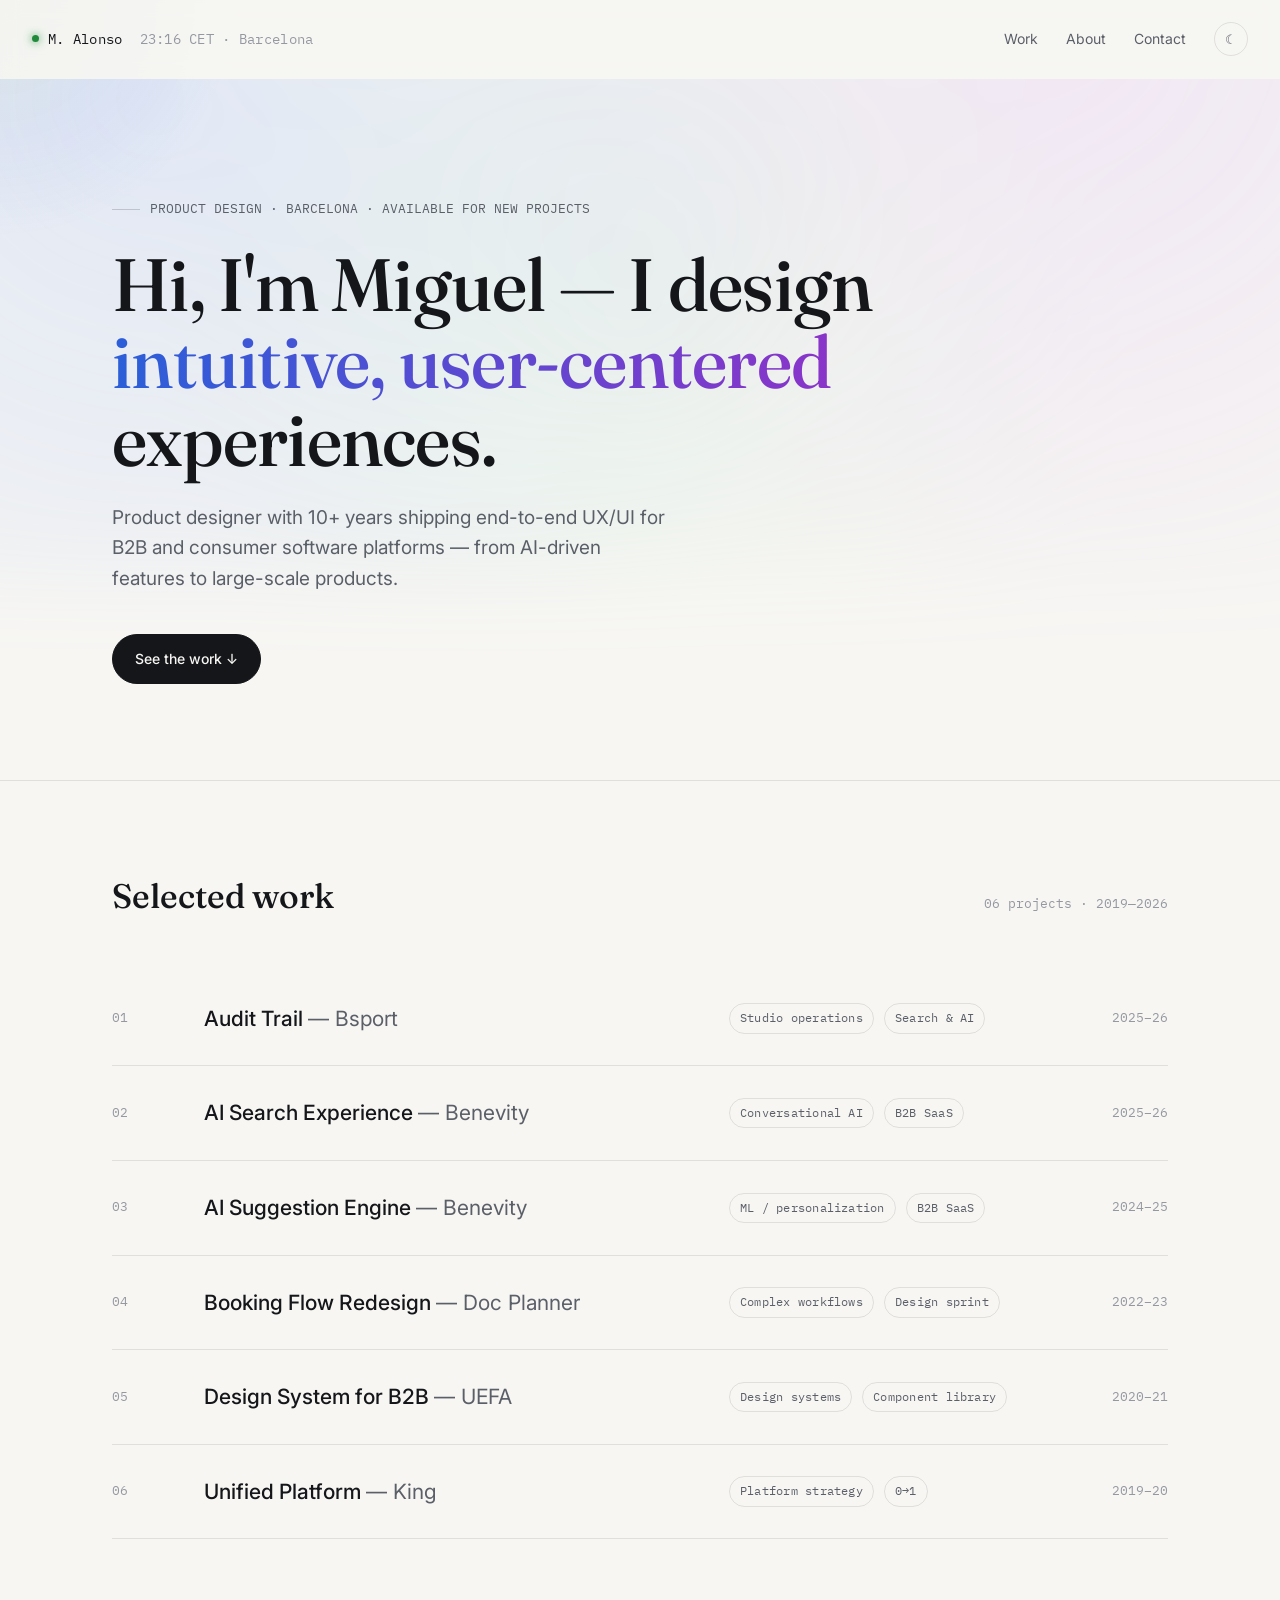
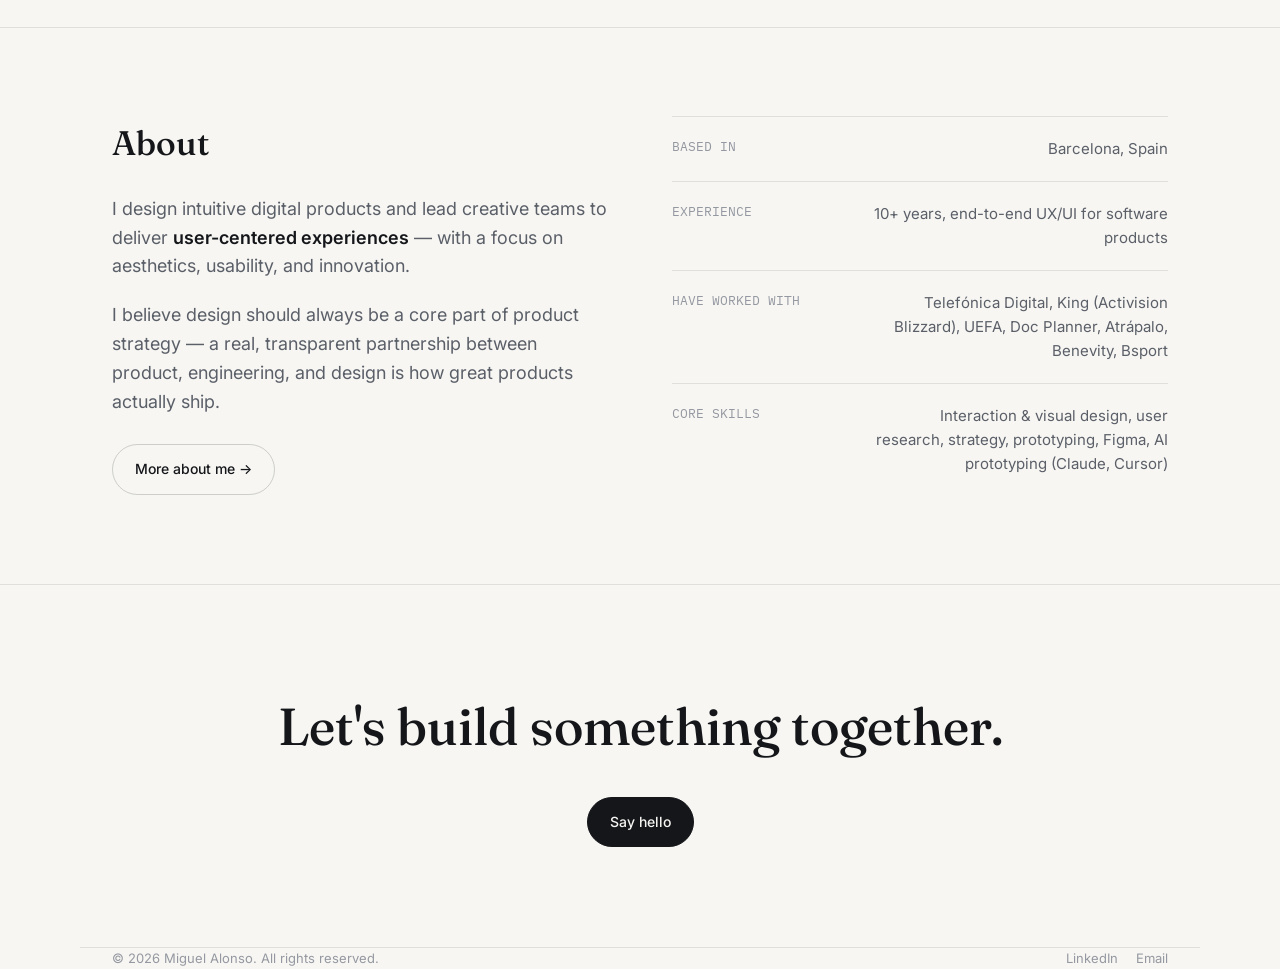
<file: index.html>
<!doctype html>
<html lang="en">
<head>
<meta charset="utf-8">
<script>document.documentElement.classList.add("js")</script>
<meta name="viewport" content="width=device-width, initial-scale=1">
<title>Miguel Alonso — Product Designer</title>
<meta name="description" content="Miguel Alonso — Product designer based in Barcelona. End-to-end UX/UI for software products at Benevity, Doc Planner, UEFA and King.">
<link rel="icon" href="data:image/svg+xml,<svg xmlns=%22http://www.w3.org/2000/svg%22 viewBox=%220 0 100 100%22><rect width=%22100%22 height=%22100%22 rx=%2222%22 fill=%22%230b0b0d%22/><text x=%2250%22 y=%2266%22 font-size=%2258%22 text-anchor=%22middle%22 fill=%22%23a7ffb0%22 font-family=%22monospace%22>M</text></svg>">
<link rel="preconnect" href="https://fonts.googleapis.com">
<link rel="preconnect" href="https://fonts.gstatic.com" crossorigin>
<link href="https://fonts.googleapis.com/css2?family=Fraunces:opsz,wght@9..144,400;9..144,500;9..144,600&family=Inter:wght@400;500;600&family=IBM+Plex+Mono:wght@400;500&display=swap" rel="stylesheet">
<link rel="stylesheet" href="css/style.css">
</head>
<body>
<div id="glow"></div>

<nav class="nav">
  <div class="brand"><span class="dot"></span> M. Alonso <span id="local-time" style="color:var(--ink-faint); font-weight:400; margin-left:8px;"></span></div>
  <button class="menu-toggle" type="button" aria-label="Open menu" aria-expanded="false" aria-controls="nav-links">
    <span></span><span></span><span></span>
  </button>
  <div class="links" id="nav-links">
    <a href="#work">Work</a>
    <a href="about.html">About</a>
    <a href="about.html#contact">Contact</a>
    <button class="theme-toggle" aria-label="Toggle theme">☀</button>
  </div>
</nav>

<header class="hero">
  <div class="wrap">
    <div class="eyebrow reveal in"><span class="bar"></span> PRODUCT DESIGN · BARCELONA · AVAILABLE FOR NEW PROJECTS</div>
    <h1 class="reveal in">Hi, I'm Miguel — I design <em>intuitive, user-centered</em> experiences.</h1>
    <p class="lede reveal in">Product designer with 10+ years shipping end-to-end UX/UI for B2B and consumer software platforms — from AI-driven features to large-scale products.</p>
    <div class="hero-actions reveal in">
      <a class="btn primary" href="#work">See the work ↓</a>
    </div>
  </div>
</header>

<section class="section" id="work">
  <div class="wrap">
    <div class="section-head reveal">
      <h2>Selected work</h2>
      <span class="section-num">06 projects · 2019—2026</span>
    </div>
    <div class="work-list">

      <a class="work-row reveal" href="work/ai-design-flow.html" data-thumb="assets/img/logos/bsport.svg">
        <span class="idx">01</span>
        <span class="title">Audit Trail <span class="co">— Bsport</span></span>
        <span class="meta"><span class="tag">Studio operations</span><span class="tag">Search &amp; AI</span></span>
        <span class="year">2025–26</span>
        <span class="arrow">→</span>
      </a>

      <a class="work-row reveal" href="work/ai-search-experience.html" data-thumb="assets/img/logos/benevity.svg">
        <span class="idx">02</span>
        <span class="title">AI Search Experience <span class="co">— Benevity</span></span>
        <span class="meta"><span class="tag">Conversational AI</span><span class="tag">B2B SaaS</span></span>
        <span class="year">2025–26</span>
        <span class="arrow">→</span>
      </a>

      <a class="work-row reveal" href="work/ai-suggestion-engine.html" data-thumb="assets/img/logos/benevity.svg">
        <span class="idx">03</span>
        <span class="title">AI Suggestion Engine <span class="co">— Benevity</span></span>
        <span class="meta"><span class="tag">ML / personalization</span><span class="tag">B2B SaaS</span></span>
        <span class="year">2024–25</span>
        <span class="arrow">→</span>
      </a>

      <a class="work-row reveal" href="work/booking-flow-redesign.html" data-thumb="assets/img/logos/docplanner.svg">
        <span class="idx">04</span>
        <span class="title">Booking Flow Redesign <span class="co">— Doc Planner</span></span>
        <span class="meta"><span class="tag">Complex workflows</span><span class="tag">Design sprint</span></span>
        <span class="year">2022–23</span>
        <span class="arrow">→</span>
      </a>

      <a class="work-row reveal" href="work/design-system-uefa.html" data-thumb="assets/img/logos/uefa.svg">
        <span class="idx">05</span>
        <span class="title">Design System for B2B <span class="co">— UEFA</span></span>
        <span class="meta"><span class="tag">Design systems</span><span class="tag">Component library</span></span>
        <span class="year">2020–21</span>
        <span class="arrow">→</span>
      </a>

      <a class="work-row reveal" href="work/unified-platform.html" data-thumb="assets/img/logos/king.svg">
        <span class="idx">06</span>
        <span class="title">Unified Platform <span class="co">— King</span></span>
        <span class="meta"><span class="tag">Platform strategy</span><span class="tag">0→1</span></span>
        <span class="year">2019–20</span>
        <span class="arrow">→</span>
      </a>

    </div>
  </div>
</section>

<section class="section">
  <div class="wrap split">
    <div class="reveal">
      <div class="section-head" style="margin-bottom:24px;">
        <h2>About</h2>
      </div>
      <div class="lead-text">
        <p>I design intuitive digital products and lead creative teams to deliver <strong>user-centered experiences</strong> — with a focus on aesthetics, usability, and innovation.</p>
        <p>I believe design should always be a core part of product strategy — a real, transparent partnership between product, engineering, and design is how great products actually ship.</p>
      </div>
      <a class="btn ghost" href="about.html" style="margin-top:8px;">More about me →</a>
    </div>
    <div class="reveal">
      <div class="pillar"><span class="label">BASED IN</span><span class="val">Barcelona, Spain</span></div>
      <div class="pillar"><span class="label">EXPERIENCE</span><span class="val">10+ years, end-to-end UX/UI for software products</span></div>
      <div class="pillar"><span class="label">HAVE WORKED WITH</span><span class="val">Telefónica Digital, King (Activision Blizzard), UEFA, Doc Planner, Atrápalo, Benevity, Bsport</span></div>
      <div class="pillar"><span class="label">CORE SKILLS</span><span class="val">Interaction &amp; visual design, user research, strategy, prototyping, Figma, AI prototyping (Claude, Cursor)</span></div>
    </div>
  </div>
</section>

<section class="cta section">
  <div class="wrap">
    <h2>Let's build something together.</h2>
    <div class="hero-actions" style="justify-content:center;">
      <a class="btn primary" href="mailto:m.alonsopareja@gmail.com">Say hello</a>
    </div>
  </div>
</section>

<footer class="wrap">
  <div>© <span id="year"></span> Miguel Alonso. All rights reserved.</div>
  <div class="social">
    <a href="https://www.linkedin.com/in/miguel-alonso-46410717/" target="_blank" rel="noopener">LinkedIn</a>
    <a href="mailto:hello@dverse.net">Email</a>
  </div>
</footer>

<script>document.getElementById('year').textContent = new Date().getFullYear();</script>
<script src="js/main.js"></script>
</body>
</html>
</file>
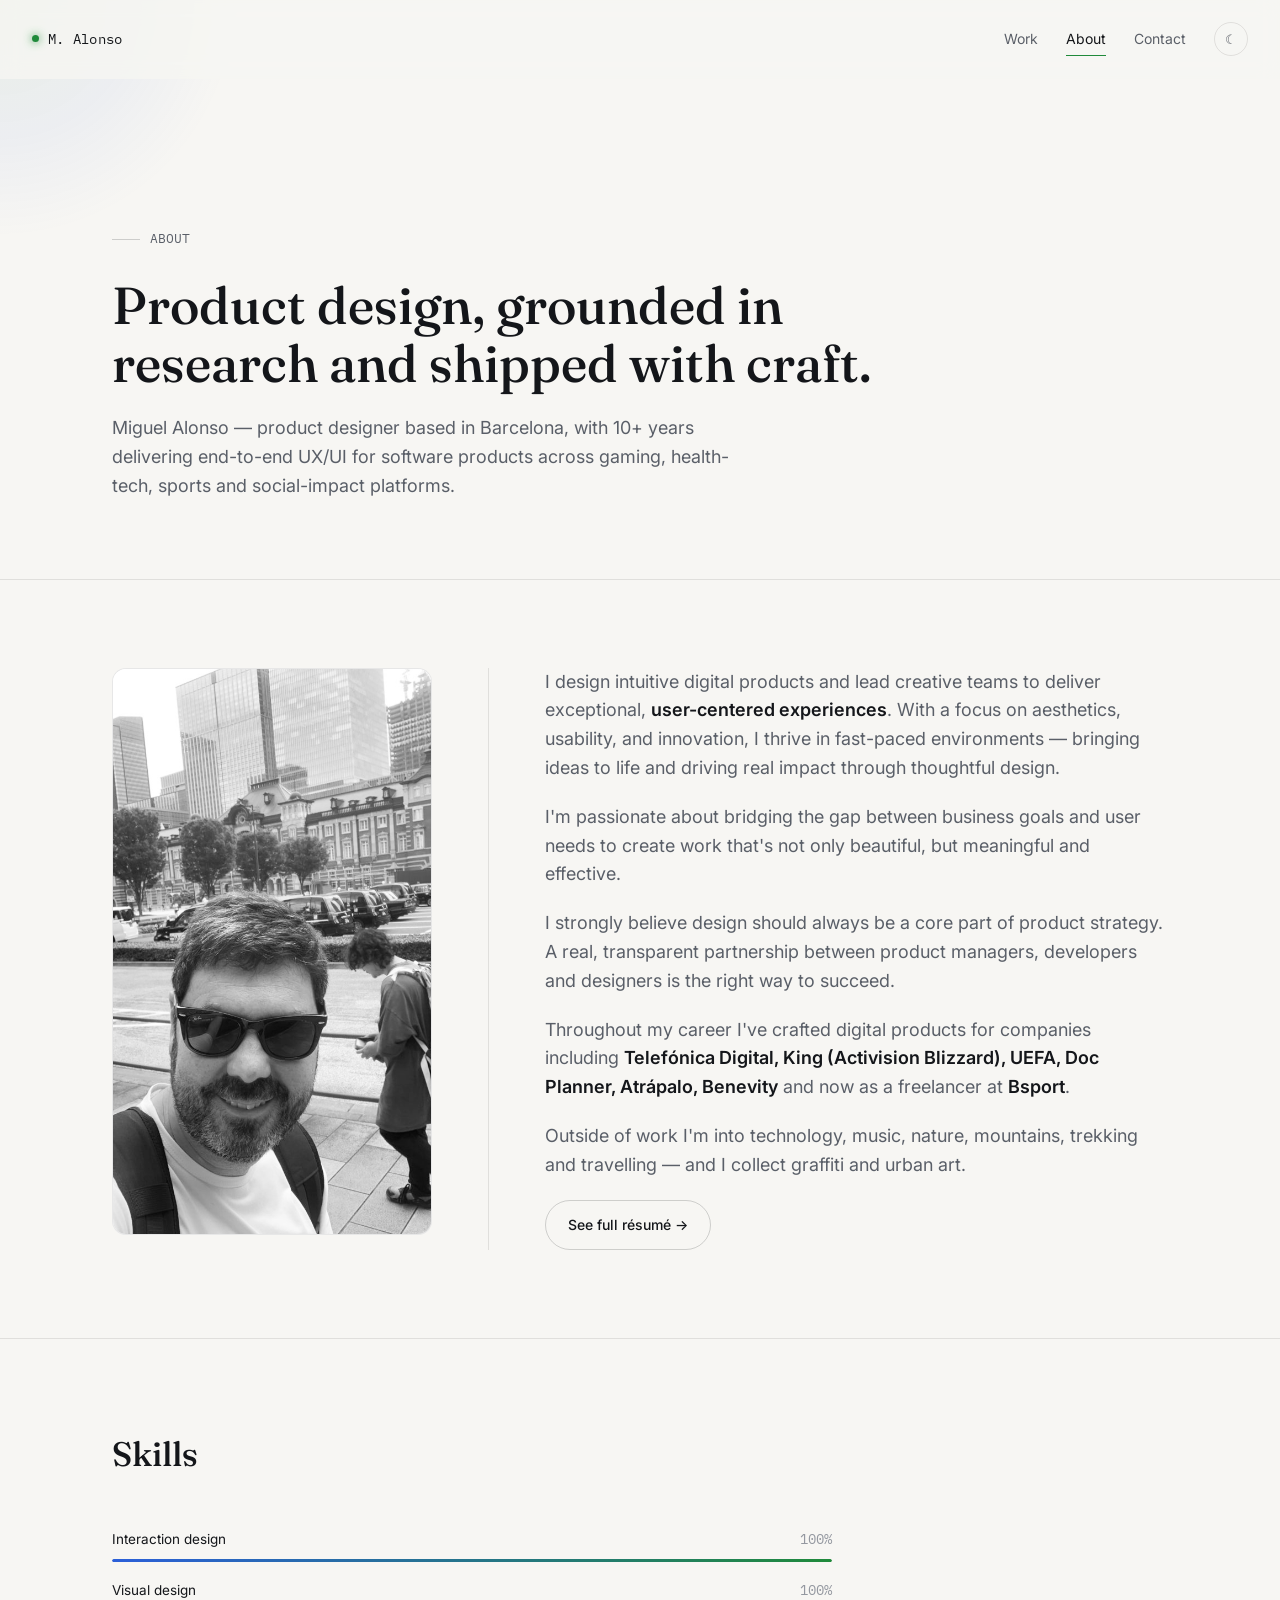
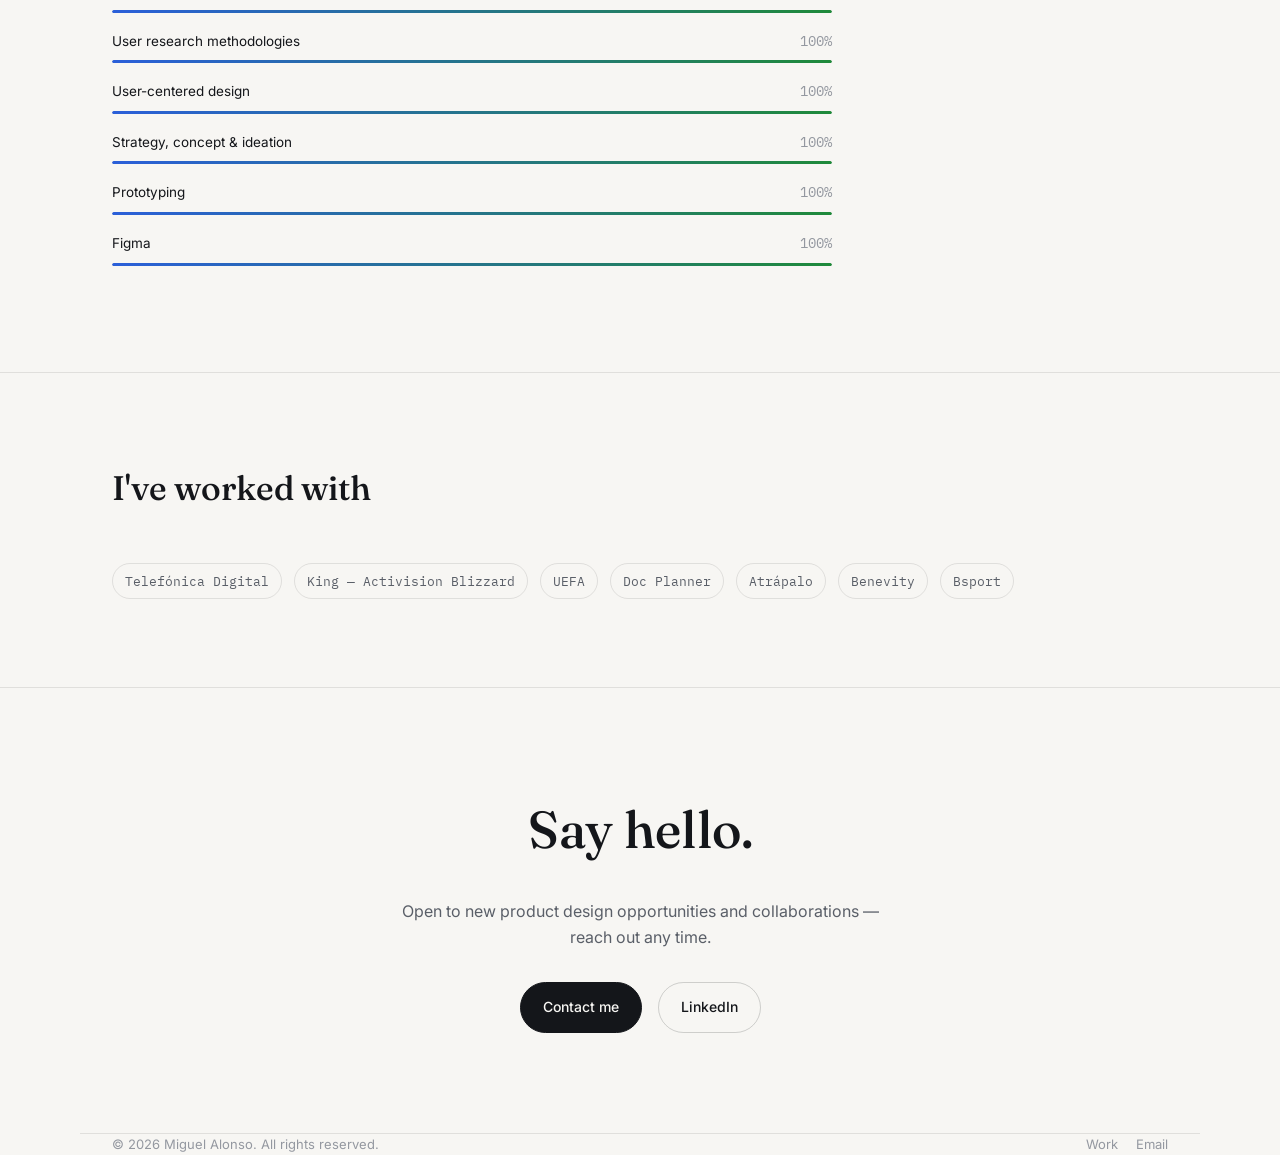
<file: about.html>
<!doctype html>
<html lang="en">
<head>
<meta charset="utf-8">
<script>document.documentElement.classList.add("js")</script>
<meta name="viewport" content="width=device-width, initial-scale=1">
<title>About — Miguel Alonso</title>
<meta name="description" content="Product designer based in Barcelona. Interaction design, visual design, user research, strategy and prototyping.">
<link rel="icon" href="data:image/svg+xml,<svg xmlns=%22http://www.w3.org/2000/svg%22 viewBox=%220 0 100 100%22><rect width=%22100%22 height=%22100%22 rx=%2222%22 fill=%22%230b0b0d%22/><text x=%2250%22 y=%2266%22 font-size=%2258%22 text-anchor=%22middle%22 fill=%22%23a7ffb0%22 font-family=%22monospace%22>M</text></svg>">
<link rel="preconnect" href="https://fonts.googleapis.com">
<link rel="preconnect" href="https://fonts.gstatic.com" crossorigin>
<link href="https://fonts.googleapis.com/css2?family=Fraunces:opsz,wght@9..144,400;9..144,500;9..144,600&family=Inter:wght@400;500;600&family=IBM+Plex+Mono:wght@400;500&display=swap" rel="stylesheet">
<link rel="stylesheet" href="css/style.css">
</head>
<body>
<div id="glow"></div>

<nav class="nav">
  <div class="brand"><span class="dot"></span> <a href="index.html">M. Alonso</a></div>
  <button class="menu-toggle" type="button" aria-label="Open menu" aria-expanded="false" aria-controls="nav-links">
    <span></span><span></span><span></span>
  </button>
  <div class="links" id="nav-links">
    <a href="index.html#work">Work</a>
    <a href="about.html" class="active">About</a>
    <a href="#contact">Contact</a>
    <button class="theme-toggle" aria-label="Toggle theme">☀</button>
  </div>
</nav>

<header class="project-hero">
  <div class="wrap">
    <div class="eyebrow reveal in"><span class="bar"></span> ABOUT</div>
    <h1 class="reveal in">Product design, grounded in research and shipped with craft.</h1>
    <p class="dek reveal in">Miguel Alonso — product designer based in Barcelona, with 10+ years delivering end-to-end UX/UI for software products across gaming, health-tech, sports and social-impact platforms.</p>
  </div>
</header>

<section class="section">
  <div class="wrap about-intro">
    <figure class="about-photo reveal">
      <img src="assets/img/miguel-alonso.png" alt="Miguel Alonso in Tokyo">
    </figure>
    <div class="about-bio reveal">
      <div class="lead-text">
        <p>I design intuitive digital products and lead creative teams to deliver exceptional, <strong>user-centered experiences</strong>. With a focus on aesthetics, usability, and innovation, I thrive in fast-paced environments — bringing ideas to life and driving real impact through thoughtful design.</p>
        <p>I'm passionate about bridging the gap between business goals and user needs to create work that's not only beautiful, but meaningful and effective.</p>
        <p>I strongly believe design should always be a core part of product strategy. A real, transparent partnership between product managers, developers and designers is the right way to succeed.</p>
        <p>Throughout my career I've crafted digital products for companies including <strong>Telefónica Digital, King (Activision Blizzard), UEFA, Doc Planner, Atrápalo, Benevity</strong> and now as a freelancer at <strong>Bsport</strong>.</p>
        <p>Outside of work I'm into technology, music, nature, mountains, trekking and travelling — and I collect graffiti and urban art.</p>
      </div>
      <a class="btn ghost" href="assets/Miguel-Alonso-Product-Designer.pdf" target="_blank" rel="noopener">See full résumé →</a>
    </div>
  </div>
</section>

<section class="section">
  <div class="wrap reveal">
    <div class="section-head"><h2>Skills</h2></div>
    <div class="skill-list">
      <div class="skill"><div class="row"><span>Interaction design</span><span>100%</span></div><div class="track"><div class="fill" data-fill="100%"></div></div></div>
      <div class="skill"><div class="row"><span>Visual design</span><span>100%</span></div><div class="track"><div class="fill" data-fill="100%"></div></div></div>
      <div class="skill"><div class="row"><span>User research methodologies</span><span>100%</span></div><div class="track"><div class="fill" data-fill="100%"></div></div></div>
      <div class="skill"><div class="row"><span>User-centered design</span><span>100%</span></div><div class="track"><div class="fill" data-fill="100%"></div></div></div>
      <div class="skill"><div class="row"><span>Strategy, concept &amp; ideation</span><span>100%</span></div><div class="track"><div class="fill" data-fill="100%"></div></div></div>
      <div class="skill"><div class="row"><span>Prototyping</span><span>100%</span></div><div class="track"><div class="fill" data-fill="100%"></div></div></div>
      <div class="skill"><div class="row"><span>Figma</span><span>100%</span></div><div class="track"><div class="fill" data-fill="100%"></div></div></div>
    </div>
  </div>
</section>

<section class="section">
  <div class="wrap reveal">
    <div class="section-head"><h2>I've worked with</h2></div>
    <div class="companies">
      <span>Telefónica Digital</span>
      <span>King — Activision Blizzard</span>
      <span>UEFA</span>
      <span>Doc Planner</span>
      <span>Atrápalo</span>
      <span>Benevity</span>
      <span>Bsport</span>
    </div>
  </div>
</section>

<section class="cta section" id="contact">
  <div class="wrap">
    <h2>Say hello.</h2>
    <p style="color:var(--ink-dim); max-width:480px; margin: 0 auto 32px;">Open to new product design opportunities and collaborations — reach out any time.</p>
    <div class="hero-actions" style="justify-content:center;">
      <a class="btn primary" href="mailto:m.alonsopareja@gmail.com">Contact me</a>
      <a class="btn ghost" href="https://www.linkedin.com/in/miguel-alonso-46410717/" target="_blank" rel="noopener">LinkedIn</a>
    </div>
  </div>
</section>

<footer class="wrap">
  <div>© <span id="year"></span> Miguel Alonso. All rights reserved.</div>
  <div class="social">
    <a href="index.html#work">Work</a>
    <a href="mailto:hello@dverse.net">Email</a>
  </div>
</footer>

<script>document.getElementById('year').textContent = new Date().getFullYear();</script>
<script src="js/main.js"></script>
</body>
</html>
</file>
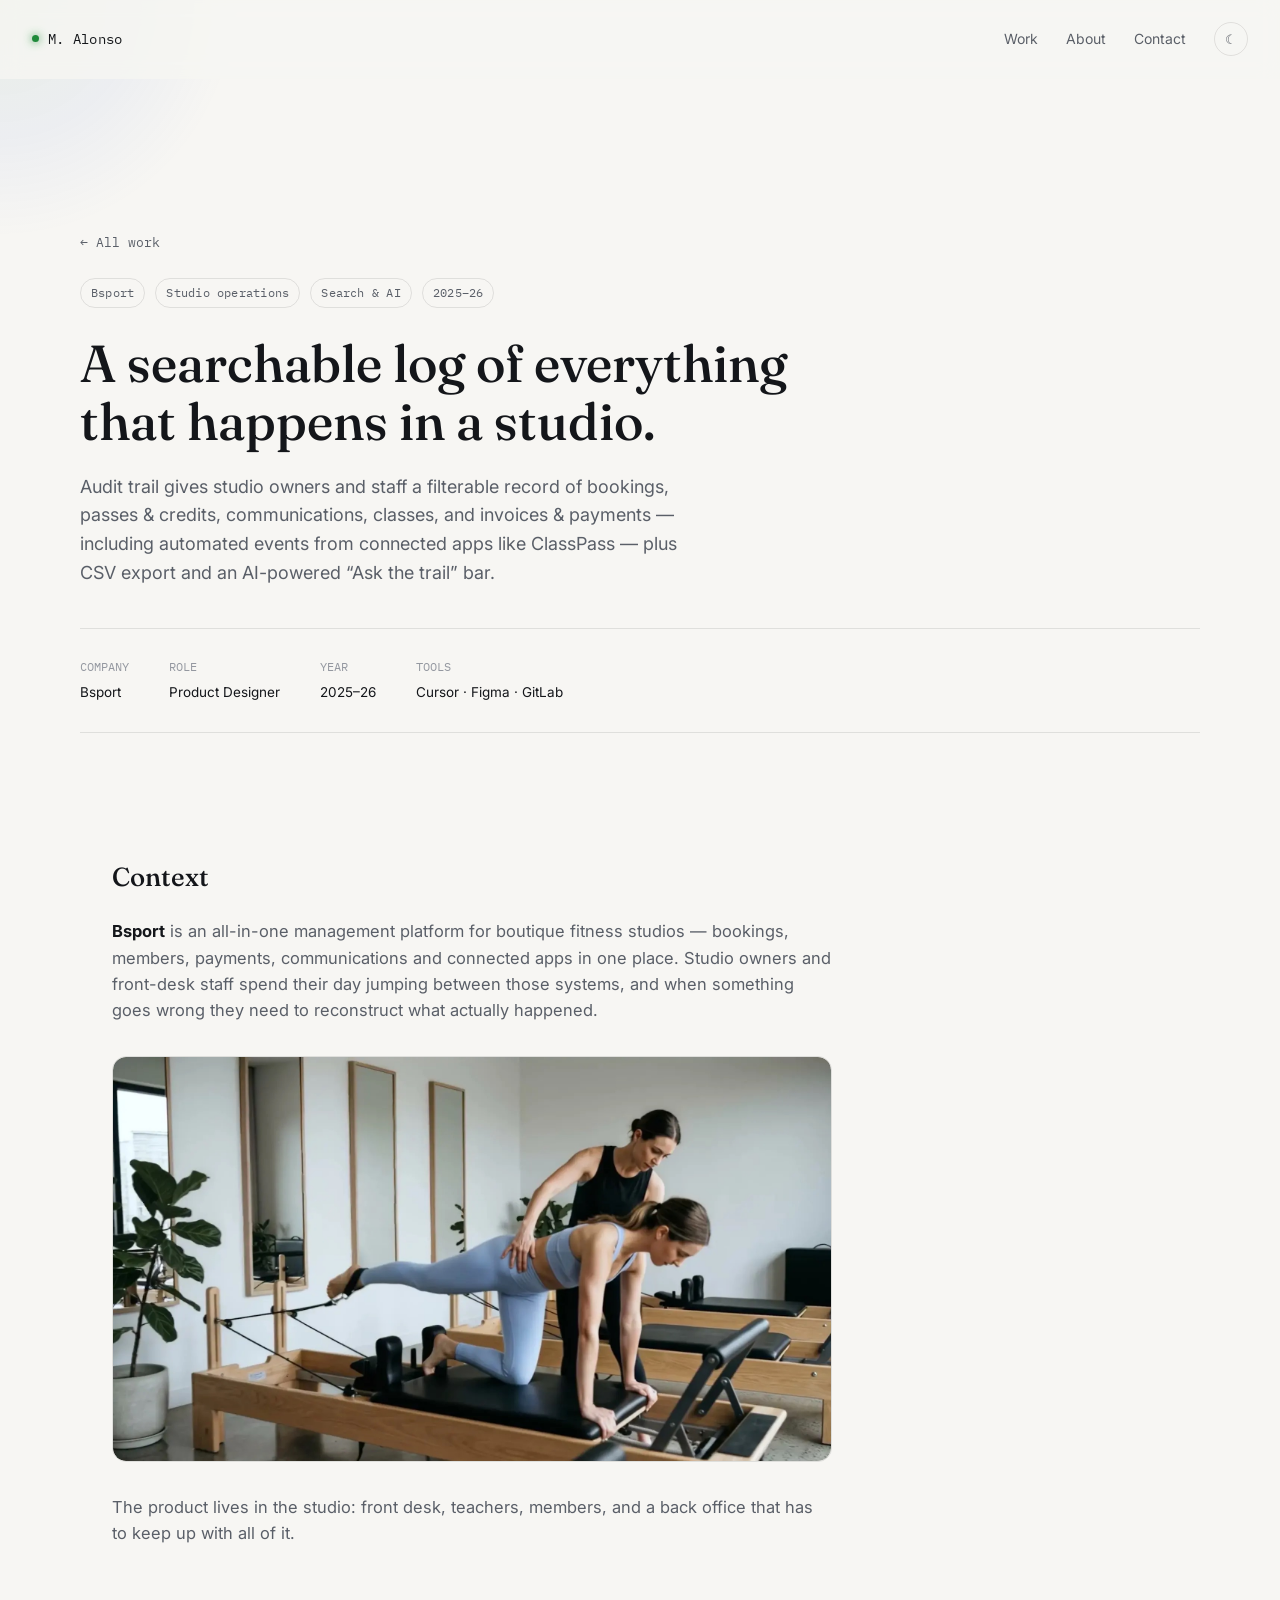
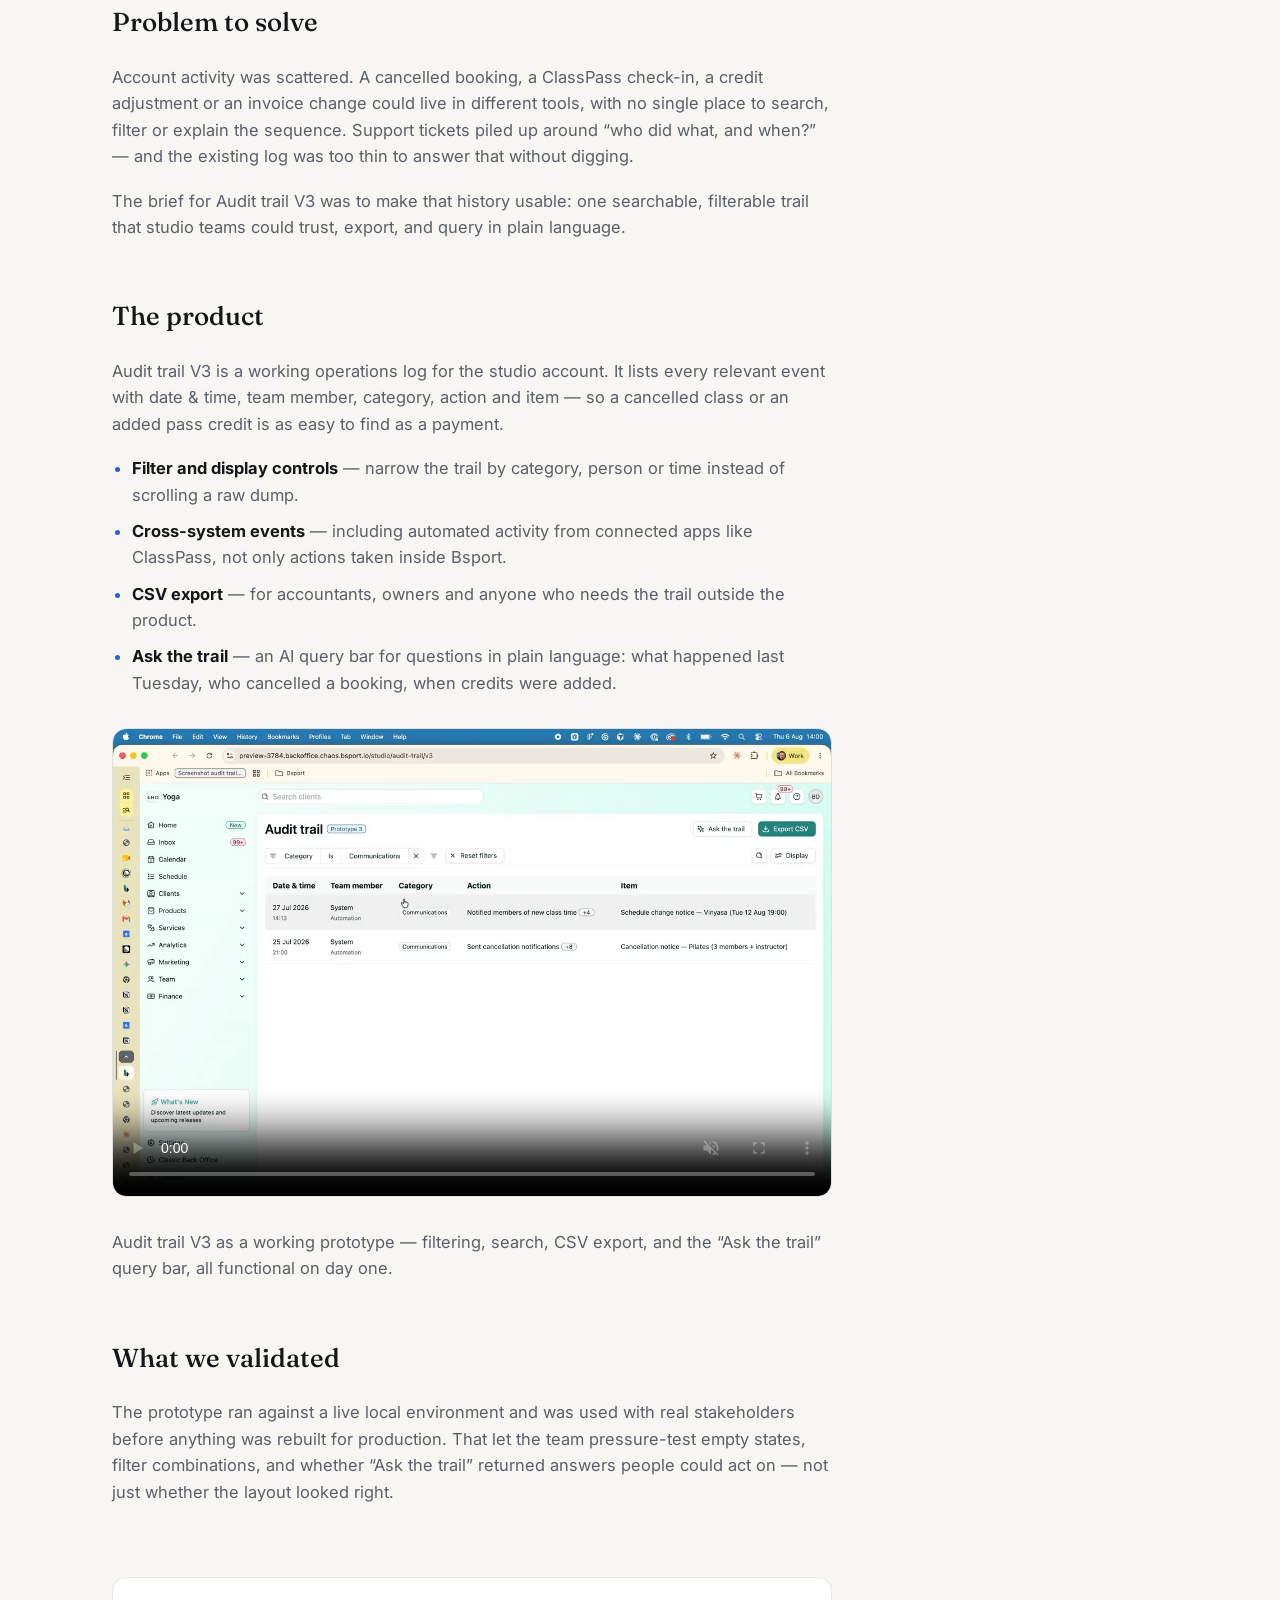
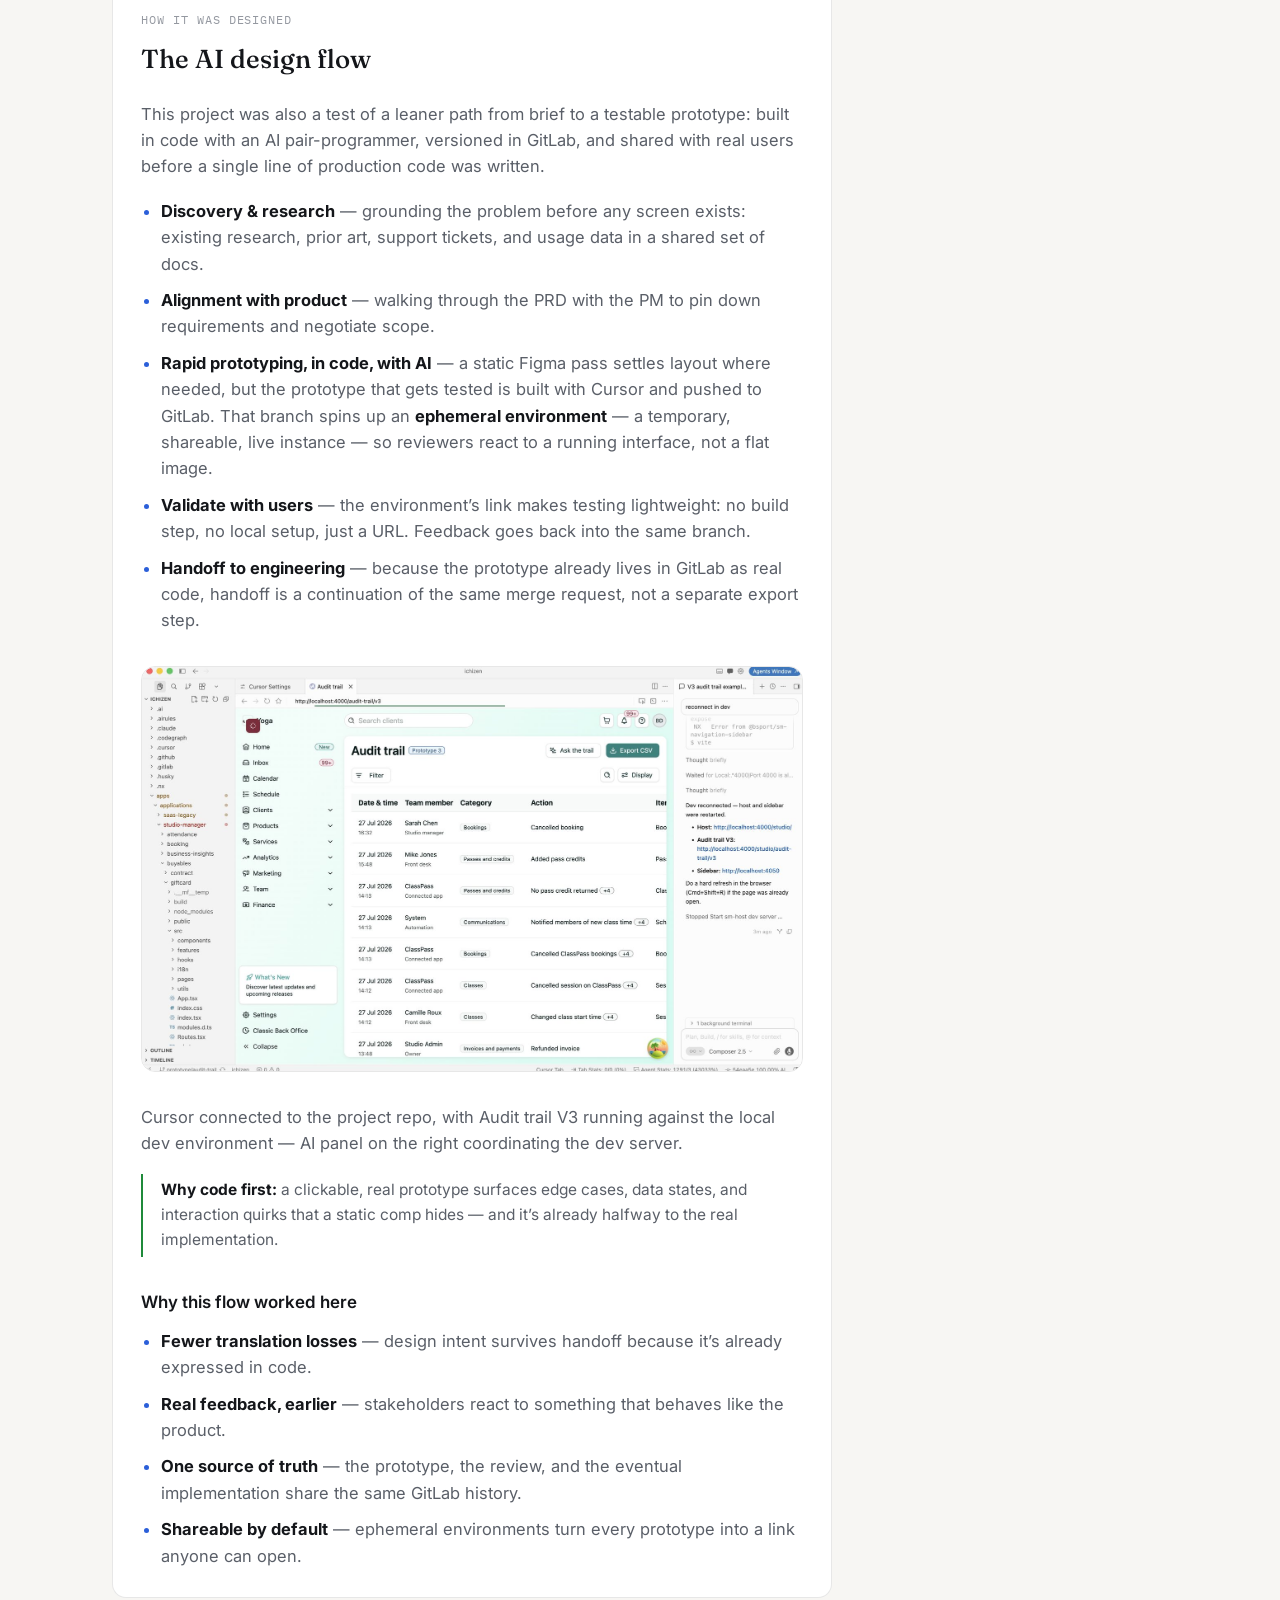
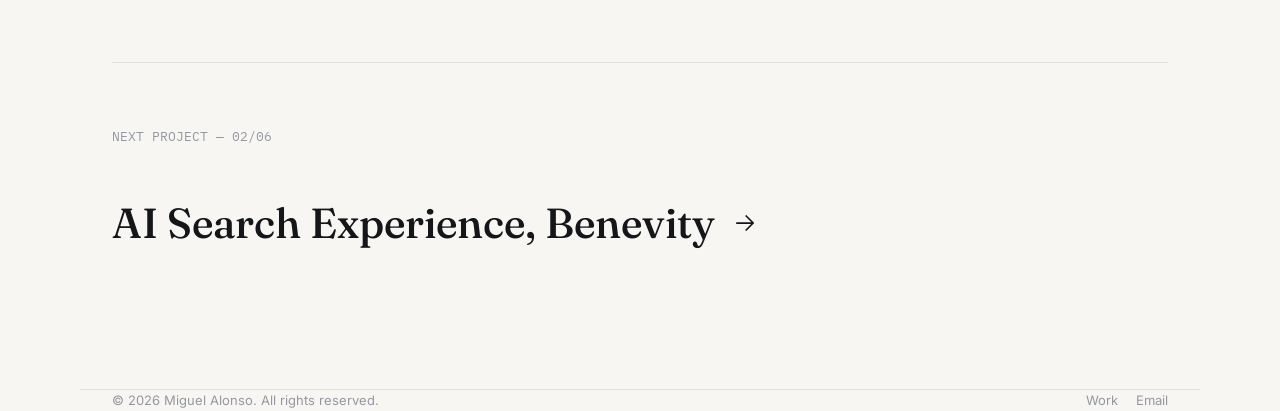
<file: work/ai-design-flow.html>
<!doctype html>
<html lang="en">
<head>
<meta charset="utf-8">
<script>document.documentElement.classList.add("js")</script>
<meta name="viewport" content="width=device-width, initial-scale=1">
<title>Audit Trail — Bsport | Miguel Alonso</title>
<meta name="description" content="A searchable, filterable log of everything that happens in a Bsport studio — bookings, passes, communications, classes and payments — with CSV export and an AI-powered Ask the trail query bar.">
<link rel="icon" href="data:image/svg+xml,<svg xmlns=%22http://www.w3.org/2000/svg%22 viewBox=%220 0 100 100%22><rect width=%22100%22 height=%22100%22 rx=%2222%22 fill=%22%230b0b0d%22/><text x=%2250%22 y=%2266%22 font-size=%2258%22 text-anchor=%22middle%22 fill=%22%23a7ffb0%22 font-family=%22monospace%22>M</text></svg>">
<link rel="preconnect" href="https://fonts.googleapis.com">
<link rel="preconnect" href="https://fonts.gstatic.com" crossorigin>
<link href="https://fonts.googleapis.com/css2?family=Fraunces:opsz,wght@9..144,400;9..144,500;9..144,600&family=Inter:wght@400;500;600&family=IBM+Plex+Mono:wght@400;500&display=swap" rel="stylesheet">
<link rel="stylesheet" href="../css/style.css">
</head>
<body>
<div id="glow"></div>

<nav class="nav">
  <div class="brand"><span class="dot"></span> <a href="../index.html">M. Alonso</a></div>
  <button class="menu-toggle" type="button" aria-label="Open menu" aria-expanded="false" aria-controls="nav-links">
    <span></span><span></span><span></span>
  </button>
  <div class="links" id="nav-links">
    <a href="../index.html#work">Work</a>
    <a href="../about.html">About</a>
    <a href="../about.html#contact">Contact</a>
    <button class="theme-toggle" aria-label="Toggle theme">☀</button>
  </div>
</nav>

<header class="project-hero wrap">
  <a class="back-link" href="../index.html#work">← All work</a>
  <div class="tags reveal in"><span class="tag">Bsport</span><span class="tag">Studio operations</span><span class="tag">Search &amp; AI</span><span class="tag">2025–26</span></div>
  <h1 class="reveal in">A searchable log of everything that happens in a studio.</h1>
  <p class="dek reveal in">Audit trail gives studio owners and staff a filterable record of bookings, passes &amp; credits, communications, classes, and invoices &amp; payments — including automated events from connected apps like ClassPass — plus CSV export and an AI-powered “Ask the trail” bar.</p>

  <div class="meta-strip reveal">
    <div><span class="k">COMPANY</span><span class="v">Bsport</span></div>
    <div><span class="k">ROLE</span><span class="v">Product Designer</span></div>
    <div><span class="k">YEAR</span><span class="v">2025–26</span></div>
    <div><span class="k">TOOLS</span><span class="v">Cursor · Figma · GitLab</span></div>
  </div>
</header>

<div class="wrap">
<article class="prose">

  <h2>Context</h2>
  <p><strong>Bsport</strong> is an all-in-one management platform for boutique fitness studios — bookings, members, payments, communications and connected apps in one place. Studio owners and front-desk staff spend their day jumping between those systems, and when something goes wrong they need to reconstruct what actually happened.</p>

  <div class="visual has-image reveal">
    <img src="../assets/img/bsport-studio.jpg" alt="A boutique Pilates studio — the kind of business Bsport is built to run.">
  </div>
  <p>The product lives in the studio: front desk, teachers, members, and a back office that has to keep up with all of it.</p>

  <h2>Problem to solve</h2>
  <p>Account activity was scattered. A cancelled booking, a ClassPass check-in, a credit adjustment or an invoice change could live in different tools, with no single place to search, filter or explain the sequence. Support tickets piled up around “who did what, and when?” — and the existing log was too thin to answer that without digging.</p>
  <p>The brief for Audit trail V3 was to make that history usable: one searchable, filterable trail that studio teams could trust, export, and query in plain language.</p>

  <h2>The product</h2>
  <p>Audit trail V3 is a working operations log for the studio account. It lists every relevant event with date &amp; time, team member, category, action and item — so a cancelled class or an added pass credit is as easy to find as a payment.</p>
  <ul>
    <li><strong>Filter and display controls</strong> — narrow the trail by category, person or time instead of scrolling a raw dump.</li>
    <li><strong>Cross-system events</strong> — including automated activity from connected apps like ClassPass, not only actions taken inside Bsport.</li>
    <li><strong>CSV export</strong> — for accountants, owners and anyone who needs the trail outside the product.</li>
    <li><strong>Ask the trail</strong> — an AI query bar for questions in plain language: what happened last Tuesday, who cancelled a booking, when credits were added.</li>
  </ul>

  <div class="visual has-image reveal">
    <video src="../assets/video/ai-design-flow-audit-trail.mp4" poster="../assets/img/audit-trail-ui.jpg" controls muted loop playsinline preload="metadata"></video>
  </div>
  <p>Audit trail V3 as a working prototype — filtering, search, CSV export, and the “Ask the trail” query bar, all functional on day one.</p>

  <h2>What we validated</h2>
  <p>The prototype ran against a live local environment and was used with real stakeholders before anything was rebuilt for production. That let the team pressure-test empty states, filter combinations, and whether “Ask the trail” returned answers people could act on — not just whether the layout looked right.</p>

  <section class="method-layer reveal" id="method" aria-labelledby="method-title">
    <p class="layer-kicker">How it was designed</p>
    <h2 id="method-title">The AI design flow</h2>
    <p>This project was also a test of a leaner path from brief to a testable prototype: built in code with an AI pair-programmer, versioned in GitLab, and shared with real users before a single line of production code was written.</p>

    <ul>
      <li><strong>Discovery &amp; research</strong> — grounding the problem before any screen exists: existing research, prior art, support tickets, and usage data in a shared set of docs.</li>
      <li><strong>Alignment with product</strong> — walking through the PRD with the PM to pin down requirements and negotiate scope.</li>
      <li><strong>Rapid prototyping, in code, with AI</strong> — a static Figma pass settles layout where needed, but the prototype that gets tested is built with Cursor and pushed to GitLab. That branch spins up an <strong>ephemeral environment</strong> — a temporary, shareable, live instance — so reviewers react to a running interface, not a flat image.</li>
      <li><strong>Validate with users</strong> — the environment’s link makes testing lightweight: no build step, no local setup, just a URL. Feedback goes back into the same branch.</li>
      <li><strong>Handoff to engineering</strong> — because the prototype already lives in GitLab as real code, handoff is a continuation of the same merge request, not a separate export step.</li>
    </ul>

    <div class="visual has-image">
      <img src="../assets/img/ai-design-flow-cursor.jpg" alt="Cursor connected to the project repo, with the Audit trail V3 prototype running locally alongside the AI chat panel.">
    </div>
    <p>Cursor connected to the project repo, with Audit trail V3 running against the local dev environment — AI panel on the right coordinating the dev server.</p>

    <div class="note">
      <strong>Why code first:</strong> a clickable, real prototype surfaces edge cases, data states, and interaction quirks that a static comp hides — and it’s already halfway to the real implementation.
    </div>

    <h3>Why this flow worked here</h3>
    <ul>
      <li><strong>Fewer translation losses</strong> — design intent survives handoff because it’s already expressed in code.</li>
      <li><strong>Real feedback, earlier</strong> — stakeholders react to something that behaves like the product.</li>
      <li><strong>One source of truth</strong> — the prototype, the review, and the eventual implementation share the same GitLab history.</li>
      <li><strong>Shareable by default</strong> — ephemeral environments turn every prototype into a link anyone can open.</li>
    </ul>
  </section>

</article>
</div>

<div class="wrap">
  <a class="next-project" href="ai-search-experience.html" style="display:block;">
    <div class="label">NEXT PROJECT — 02/06</div>
    <h3>AI Search Experience, Benevity
      <svg width="28" height="28" viewBox="0 0 24 24" fill="none"><path d="M5 12h14M13 6l6 6-6 6" stroke="currentColor" stroke-width="1.5" stroke-linecap="round" stroke-linejoin="round"/></svg>
    </h3>
  </a>
</div>

<footer class="wrap">
  <div>© <span id="year"></span> Miguel Alonso. All rights reserved.</div>
  <div class="social">
    <a href="../index.html#work">Work</a>
    <a href="mailto:hello@dverse.net">Email</a>
  </div>
</footer>

<script>document.getElementById('year').textContent = new Date().getFullYear();</script>
<script src="../js/main.js"></script>
</body>
</html>
</file>
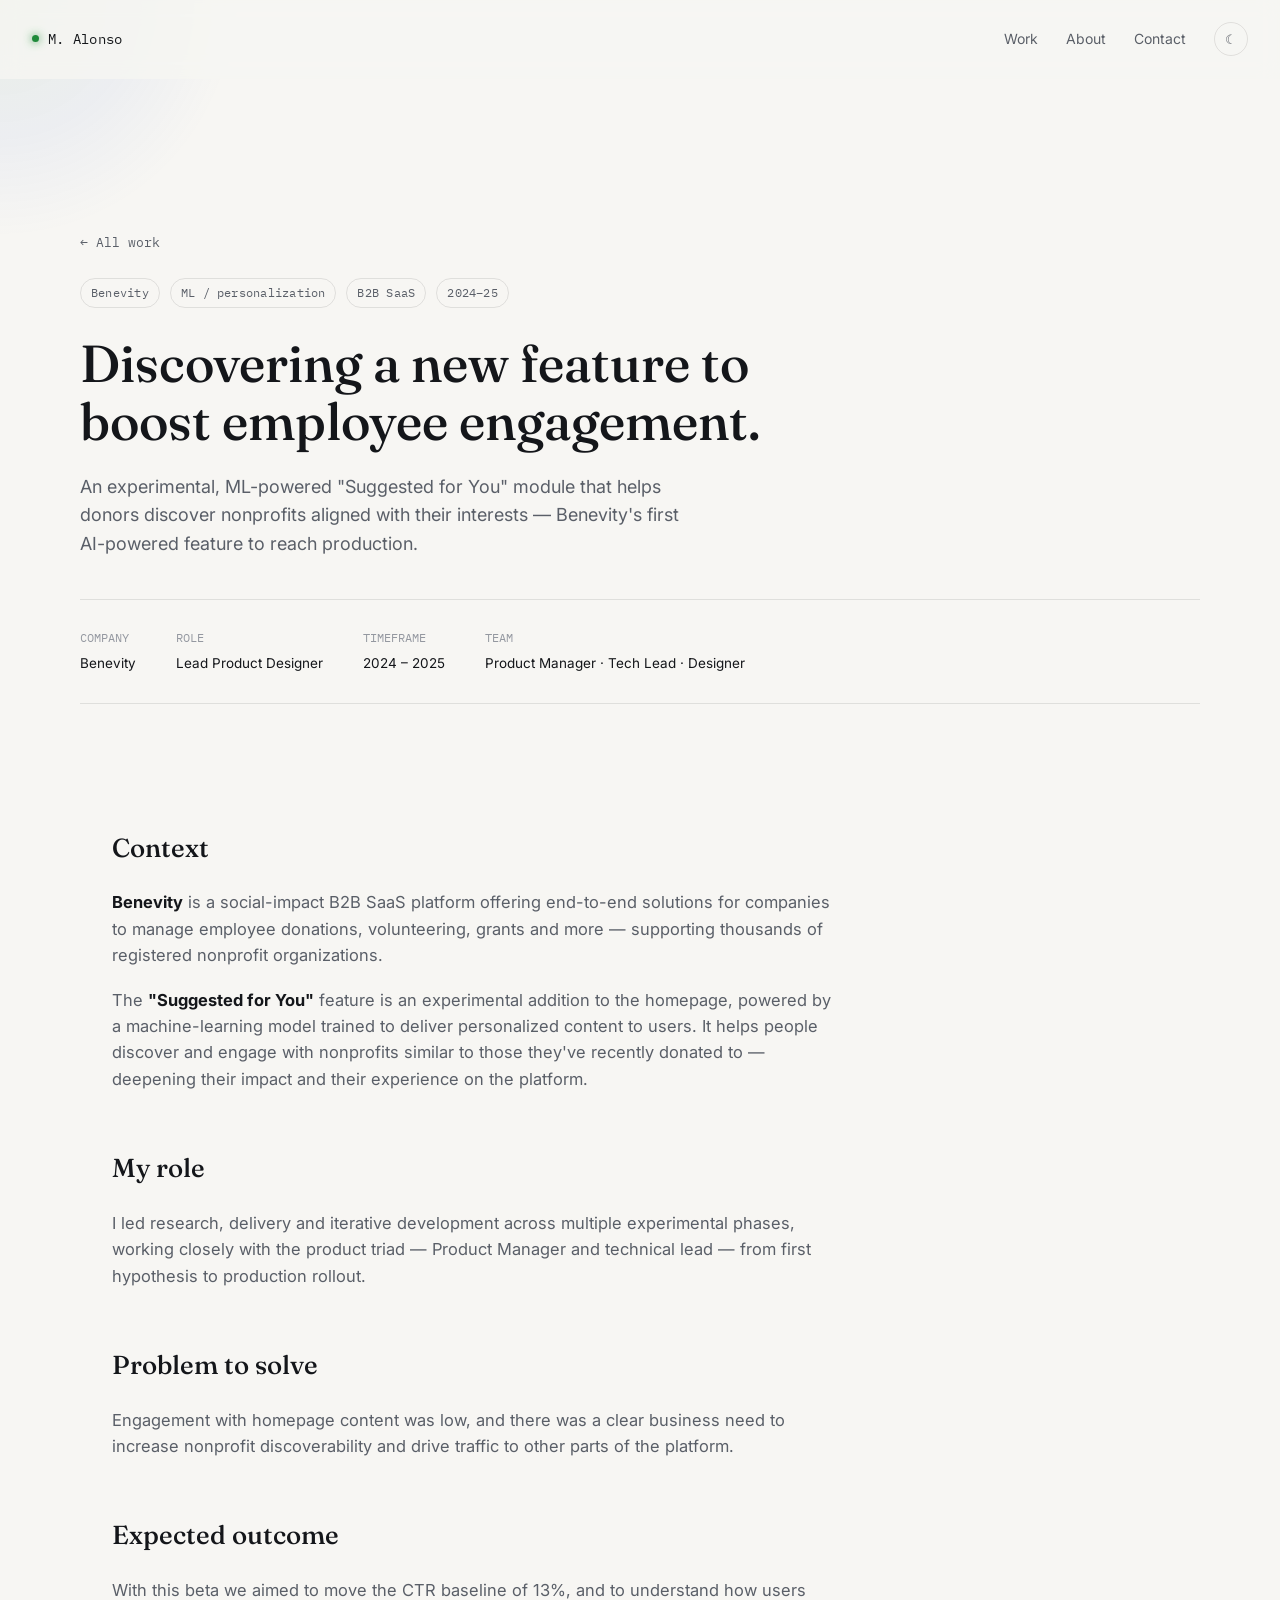
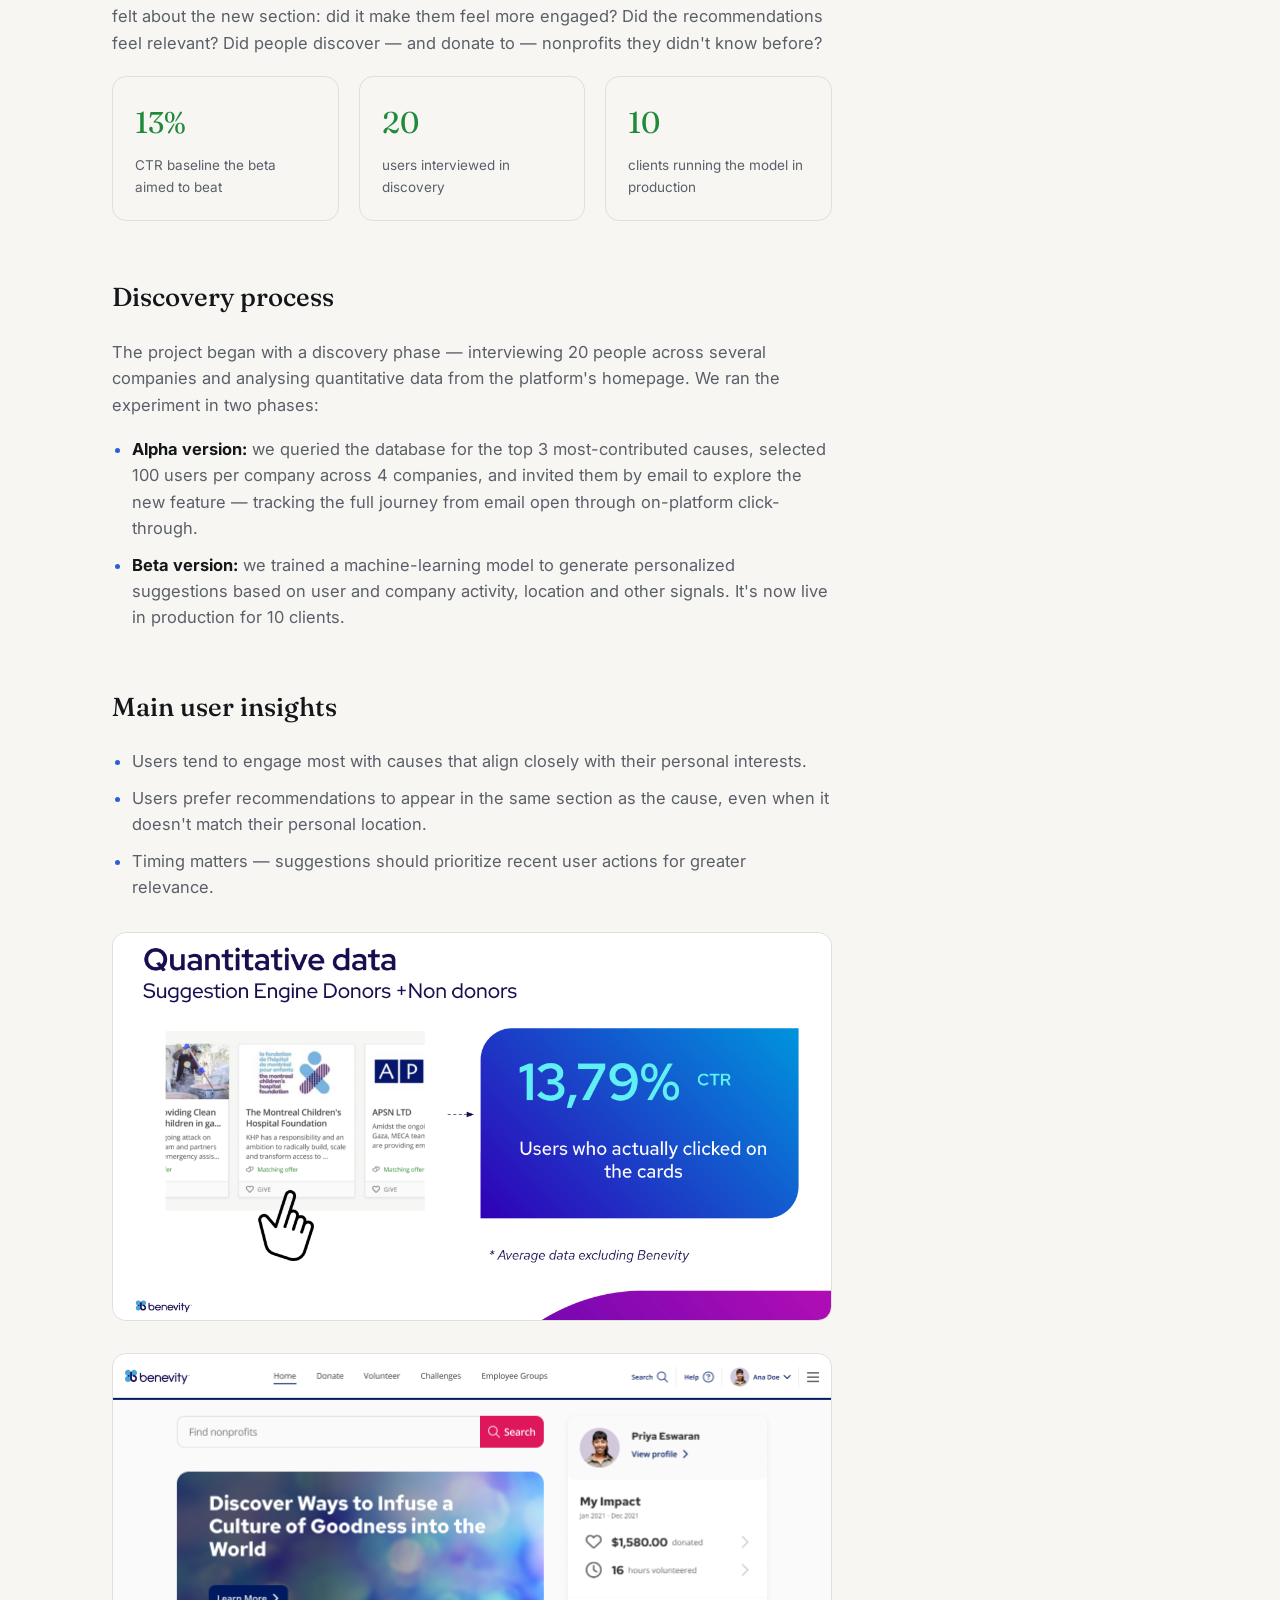
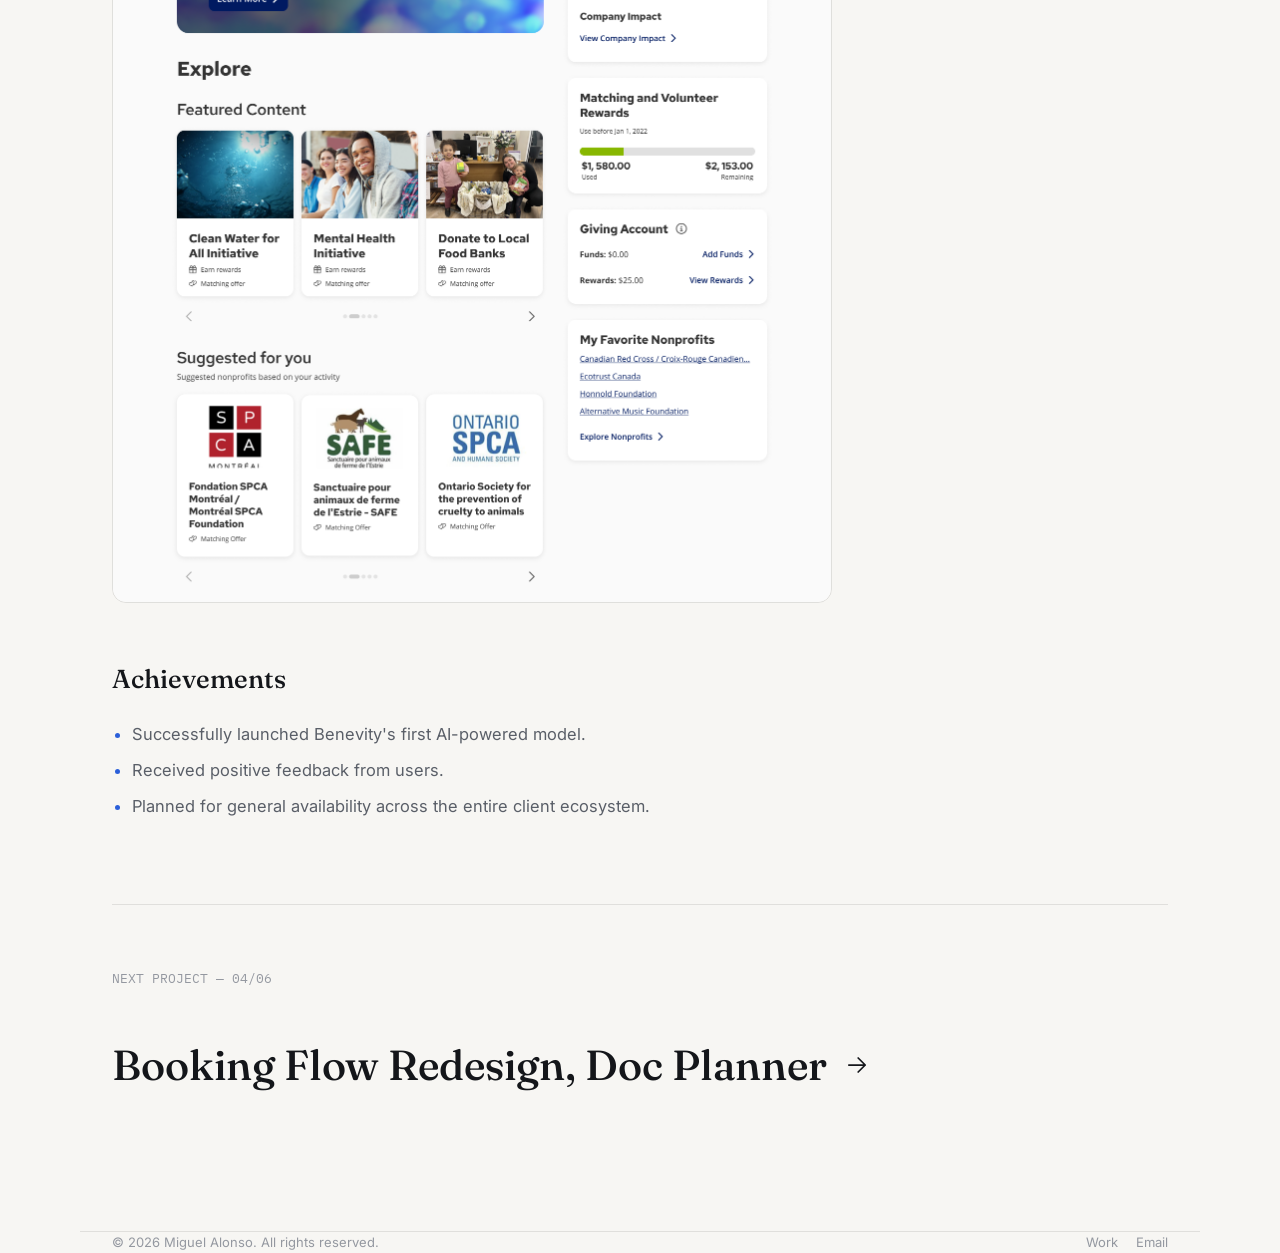
<file: work/ai-suggestion-engine.html>
<!doctype html>
<html lang="en">
<head>
<meta charset="utf-8">
<script>document.documentElement.classList.add("js")</script>
<meta name="viewport" content="width=device-width, initial-scale=1">
<title>AI Suggestion Engine — Benevity | Miguel Alonso</title>
<meta name="description" content="Leading research and delivery of an ML-powered 'Suggested for You' feature on Benevity's B2B social-impact platform.">
<link rel="icon" href="data:image/svg+xml,<svg xmlns=%22http://www.w3.org/2000/svg%22 viewBox=%220 0 100 100%22><rect width=%22100%22 height=%22100%22 rx=%2222%22 fill=%22%230b0b0d%22/><text x=%2250%22 y=%2266%22 font-size=%2258%22 text-anchor=%22middle%22 fill=%22%23a7ffb0%22 font-family=%22monospace%22>M</text></svg>">
<link rel="preconnect" href="https://fonts.googleapis.com">
<link rel="preconnect" href="https://fonts.gstatic.com" crossorigin>
<link href="https://fonts.googleapis.com/css2?family=Fraunces:opsz,wght@9..144,400;9..144,500;9..144,600&family=Inter:wght@400;500;600&family=IBM+Plex+Mono:wght@400;500&display=swap" rel="stylesheet">
<link rel="stylesheet" href="../css/style.css">
</head>
<body>
<div id="glow"></div>

<nav class="nav">
  <div class="brand"><span class="dot"></span> <a href="../index.html">M. Alonso</a></div>
  <button class="menu-toggle" type="button" aria-label="Open menu" aria-expanded="false" aria-controls="nav-links">
    <span></span><span></span><span></span>
  </button>
  <div class="links" id="nav-links">
    <a href="../index.html#work">Work</a>
    <a href="../about.html">About</a>
    <a href="../about.html#contact">Contact</a>
    <button class="theme-toggle" aria-label="Toggle theme">☀</button>
  </div>
</nav>

<header class="project-hero wrap">
  <a class="back-link" href="../index.html#work">← All work</a>
  <div class="tags reveal in"><span class="tag">Benevity</span><span class="tag">ML / personalization</span><span class="tag">B2B SaaS</span><span class="tag">2024–25</span></div>
  <h1 class="reveal in">Discovering a new feature to boost employee engagement.</h1>
  <p class="dek reveal in">An experimental, ML-powered "Suggested for You" module that helps donors discover nonprofits aligned with their interests — Benevity's first AI-powered feature to reach production.</p>

  <div class="meta-strip reveal">
    <div><span class="k">COMPANY</span><span class="v">Benevity</span></div>
    <div><span class="k">ROLE</span><span class="v">Lead Product Designer</span></div>
    <div><span class="k">TIMEFRAME</span><span class="v">2024 – 2025</span></div>
    <div><span class="k">TEAM</span><span class="v">Product Manager · Tech Lead · Designer</span></div>
  </div>
</header>

<div class="wrap">
<article class="prose">

  <h2>Context</h2>
  <p><strong>Benevity</strong> is a social-impact B2B SaaS platform offering end-to-end solutions for companies to manage employee donations, volunteering, grants and more — supporting thousands of registered nonprofit organizations.</p>
  <p>The <strong>"Suggested for You"</strong> feature is an experimental addition to the homepage, powered by a machine-learning model trained to deliver personalized content to users. It helps people discover and engage with nonprofits similar to those they've recently donated to — deepening their impact and their experience on the platform.</p>

  <h2>My role</h2>
  <p>I led research, delivery and iterative development across multiple experimental phases, working closely with the product triad — Product Manager and technical lead — from first hypothesis to production rollout.</p>

  <h2>Problem to solve</h2>
  <p>Engagement with homepage content was low, and there was a clear business need to increase nonprofit discoverability and drive traffic to other parts of the platform.</p>

  <h2>Expected outcome</h2>
  <p>With this beta we aimed to move the CTR baseline of 13%, and to understand how users felt about the new section: did it make them feel more engaged? Did the recommendations feel relevant? Did people discover — and donate to — nonprofits they didn't know before?</p>

  <div class="callout-grid reveal">
    <div class="callout"><div class="num">13%</div><div class="cap">CTR baseline the beta aimed to beat</div></div>
    <div class="callout"><div class="num">20</div><div class="cap">users interviewed in discovery</div></div>
    <div class="callout"><div class="num">10</div><div class="cap">clients running the model in production</div></div>
  </div>

  <h2>Discovery process</h2>
  <p>The project began with a discovery phase — interviewing 20 people across several companies and analysing quantitative data from the platform's homepage. We ran the experiment in two phases:</p>
  <ul>
    <li><strong>Alpha version:</strong> we queried the database for the top 3 most-contributed causes, selected 100 users per company across 4 companies, and invited them by email to explore the new feature — tracking the full journey from email open through on-platform click-through.</li>
    <li><strong>Beta version:</strong> we trained a machine-learning model to generate personalized suggestions based on user and company activity, location and other signals. It's now live in production for 10 clients.</li>
  </ul>

  <h2>Main user insights</h2>
  <ul>
    <li>Users tend to engage most with causes that align closely with their personal interests.</li>
    <li>Users prefer recommendations to appear in the same section as the cause, even when it doesn't match their personal location.</li>
    <li>Timing matters — suggestions should prioritize recent user actions for greater relevance.</li>
  </ul>

  <div class="visual has-image reveal"><img src="../assets/img/benevity-suggestion-flow.png" alt="AI Suggestion Engine — Alpha to Beta experiment flow"></div>

  <div class="visual has-image reveal"><img src="../assets/img/benevity-homepage-suggestions.png" alt="Benevity homepage with the Suggested for You module live in production"></div>

  <h2>Achievements</h2>
  <ul>
    <li>Successfully launched Benevity's first AI-powered model.</li>
    <li>Received positive feedback from users.</li>
    <li>Planned for general availability across the entire client ecosystem.</li>
  </ul>

</article>
</div>

<div class="wrap">
  <a class="next-project" href="booking-flow-redesign.html" style="display:block;">
    <div class="label">NEXT PROJECT — 04/06</div>
    <h3>Booking Flow Redesign, Doc Planner
      <svg width="28" height="28" viewBox="0 0 24 24" fill="none"><path d="M5 12h14M13 6l6 6-6 6" stroke="currentColor" stroke-width="1.5" stroke-linecap="round" stroke-linejoin="round"/></svg>
    </h3>
  </a>
</div>

<footer class="wrap">
  <div>© <span id="year"></span> Miguel Alonso. All rights reserved.</div>
  <div class="social">
    <a href="../index.html#work">Work</a>
    <a href="mailto:hello@dverse.net">Email</a>
  </div>
</footer>

<script>document.getElementById('year').textContent = new Date().getFullYear();</script>
<script src="../js/main.js"></script>
</body>
</html>
</file>
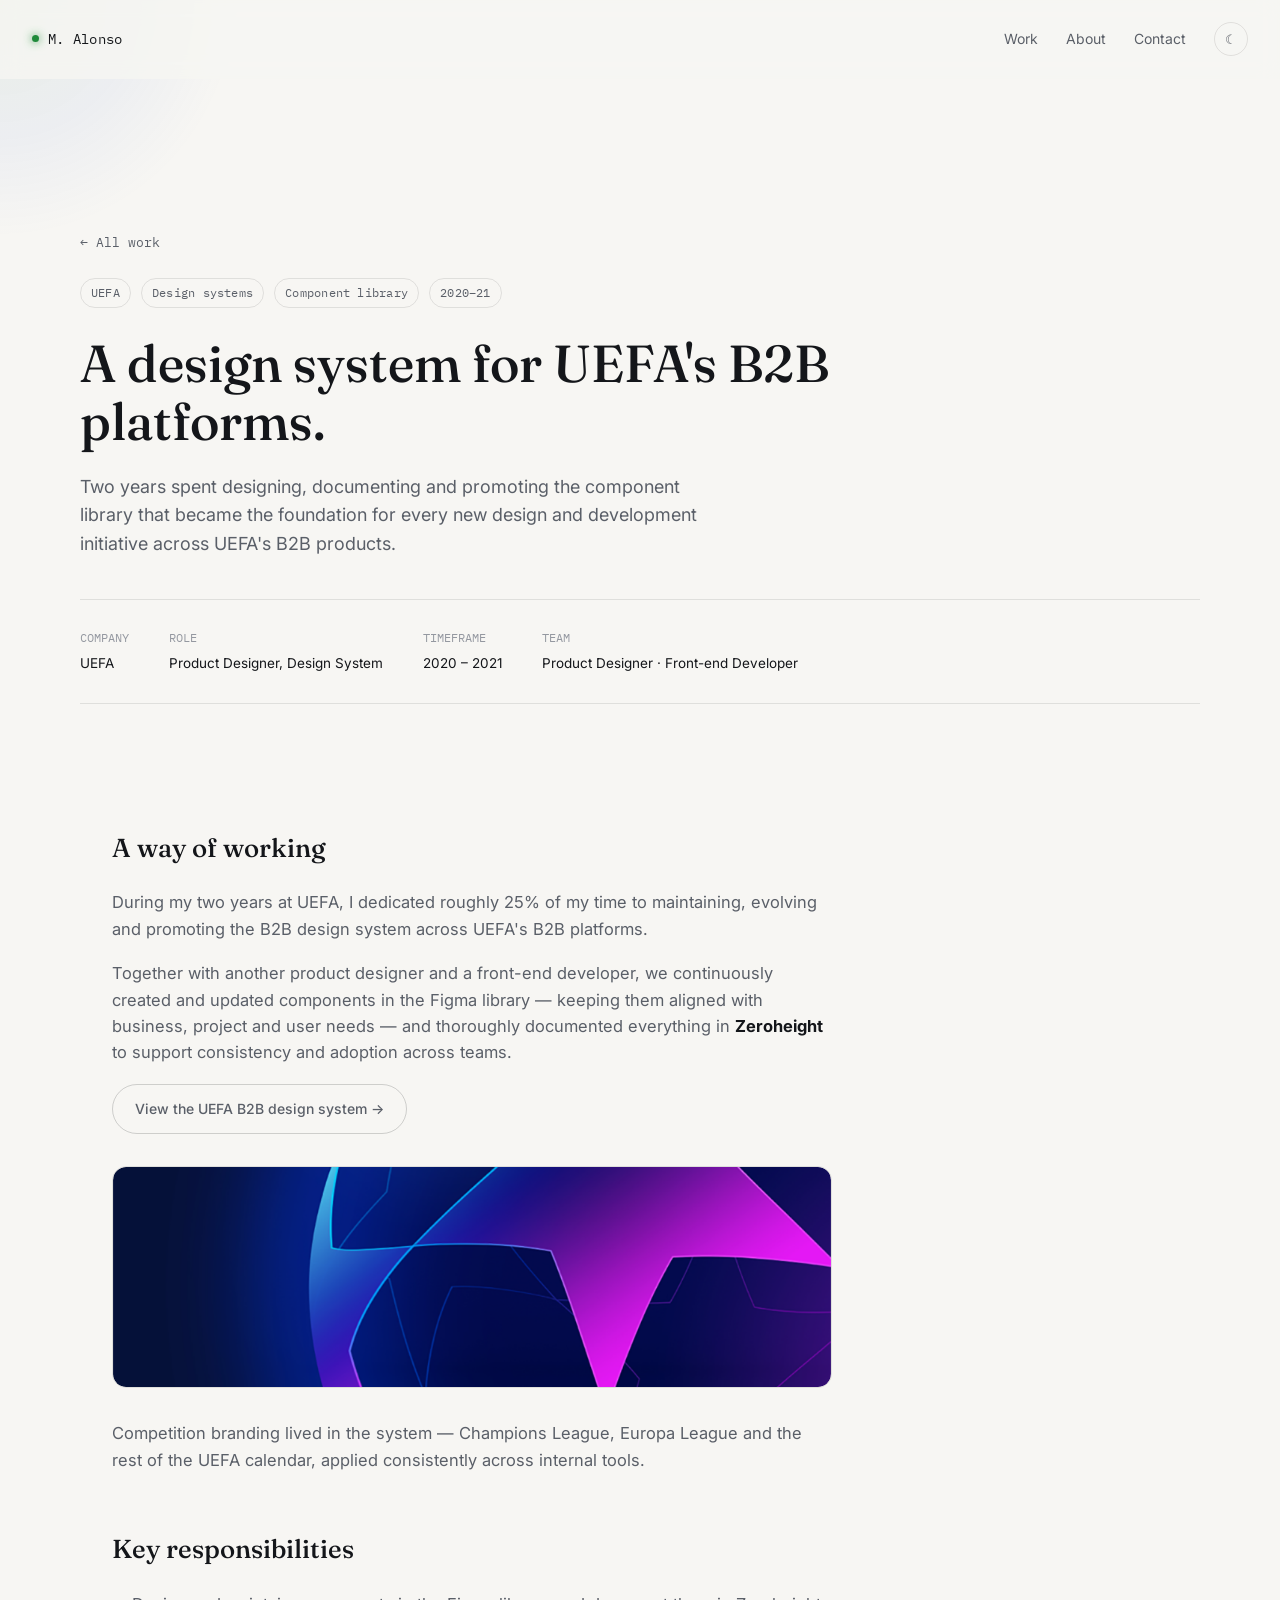
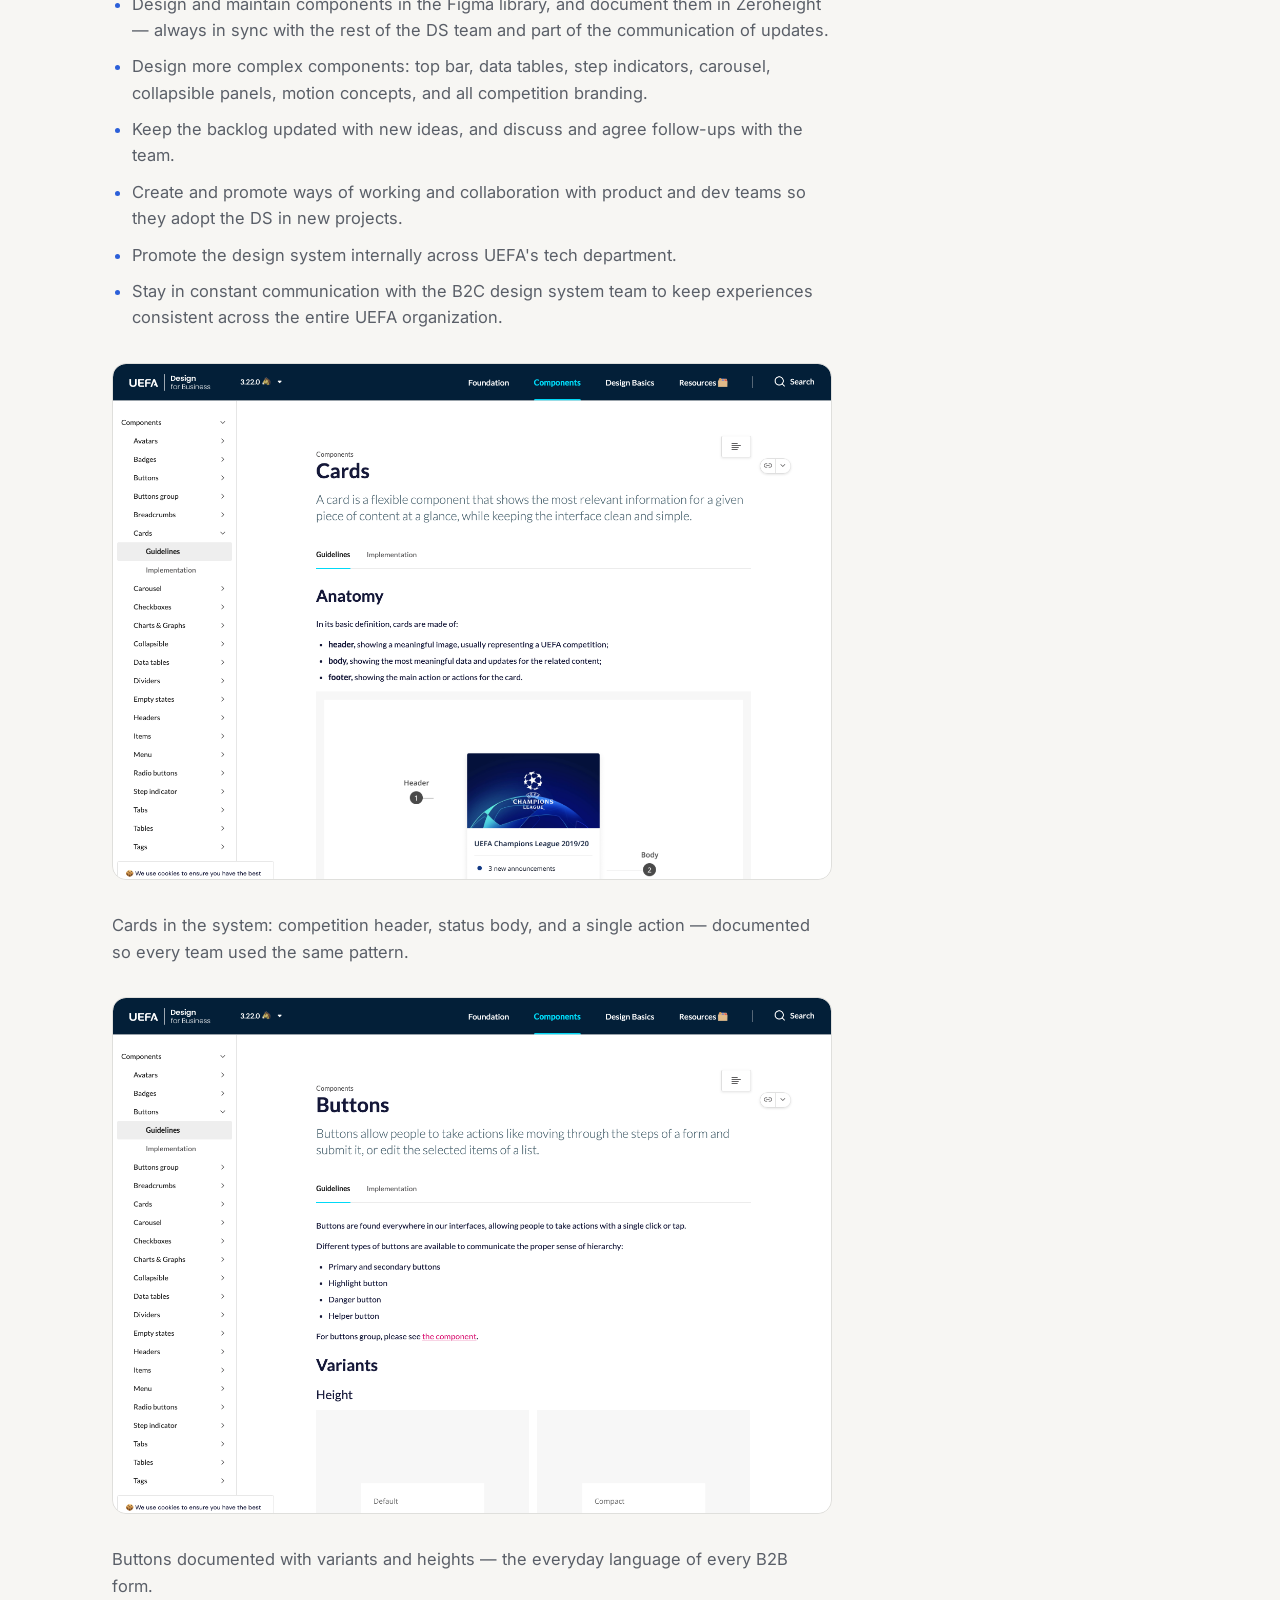
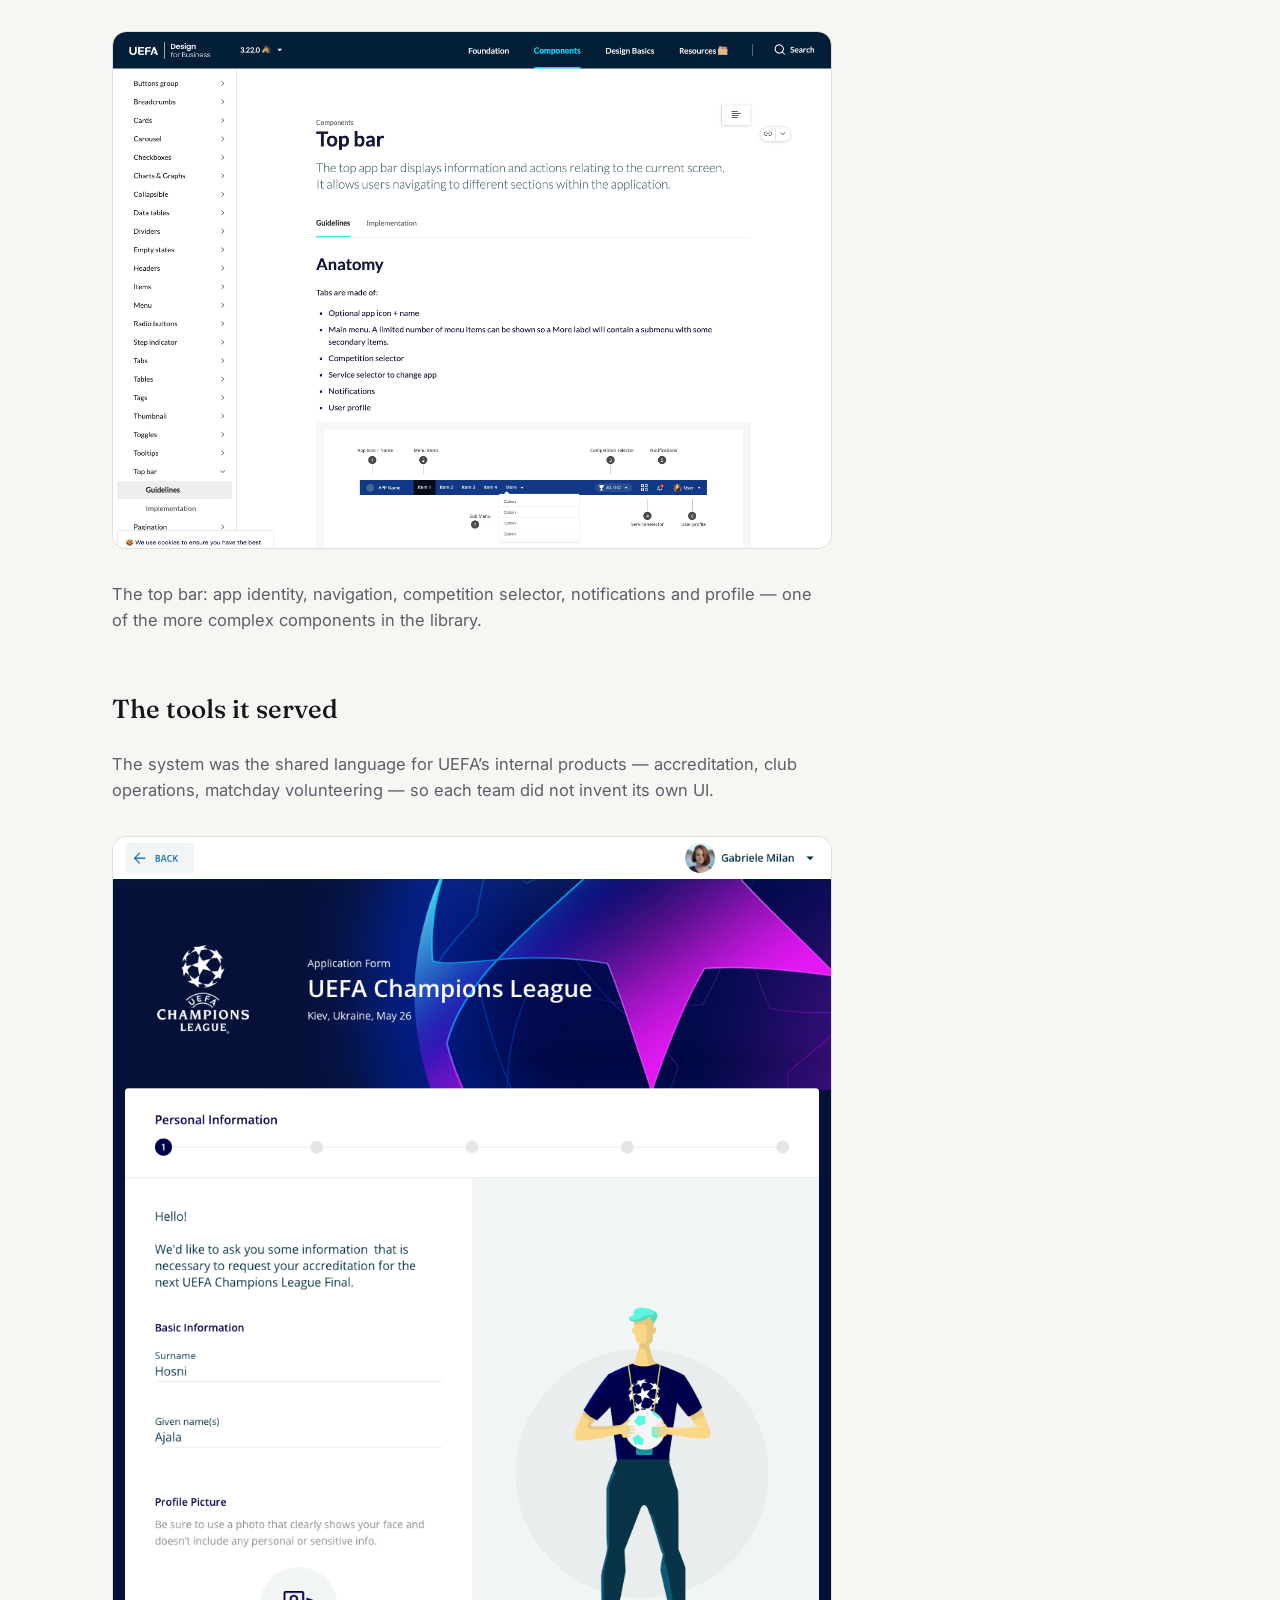
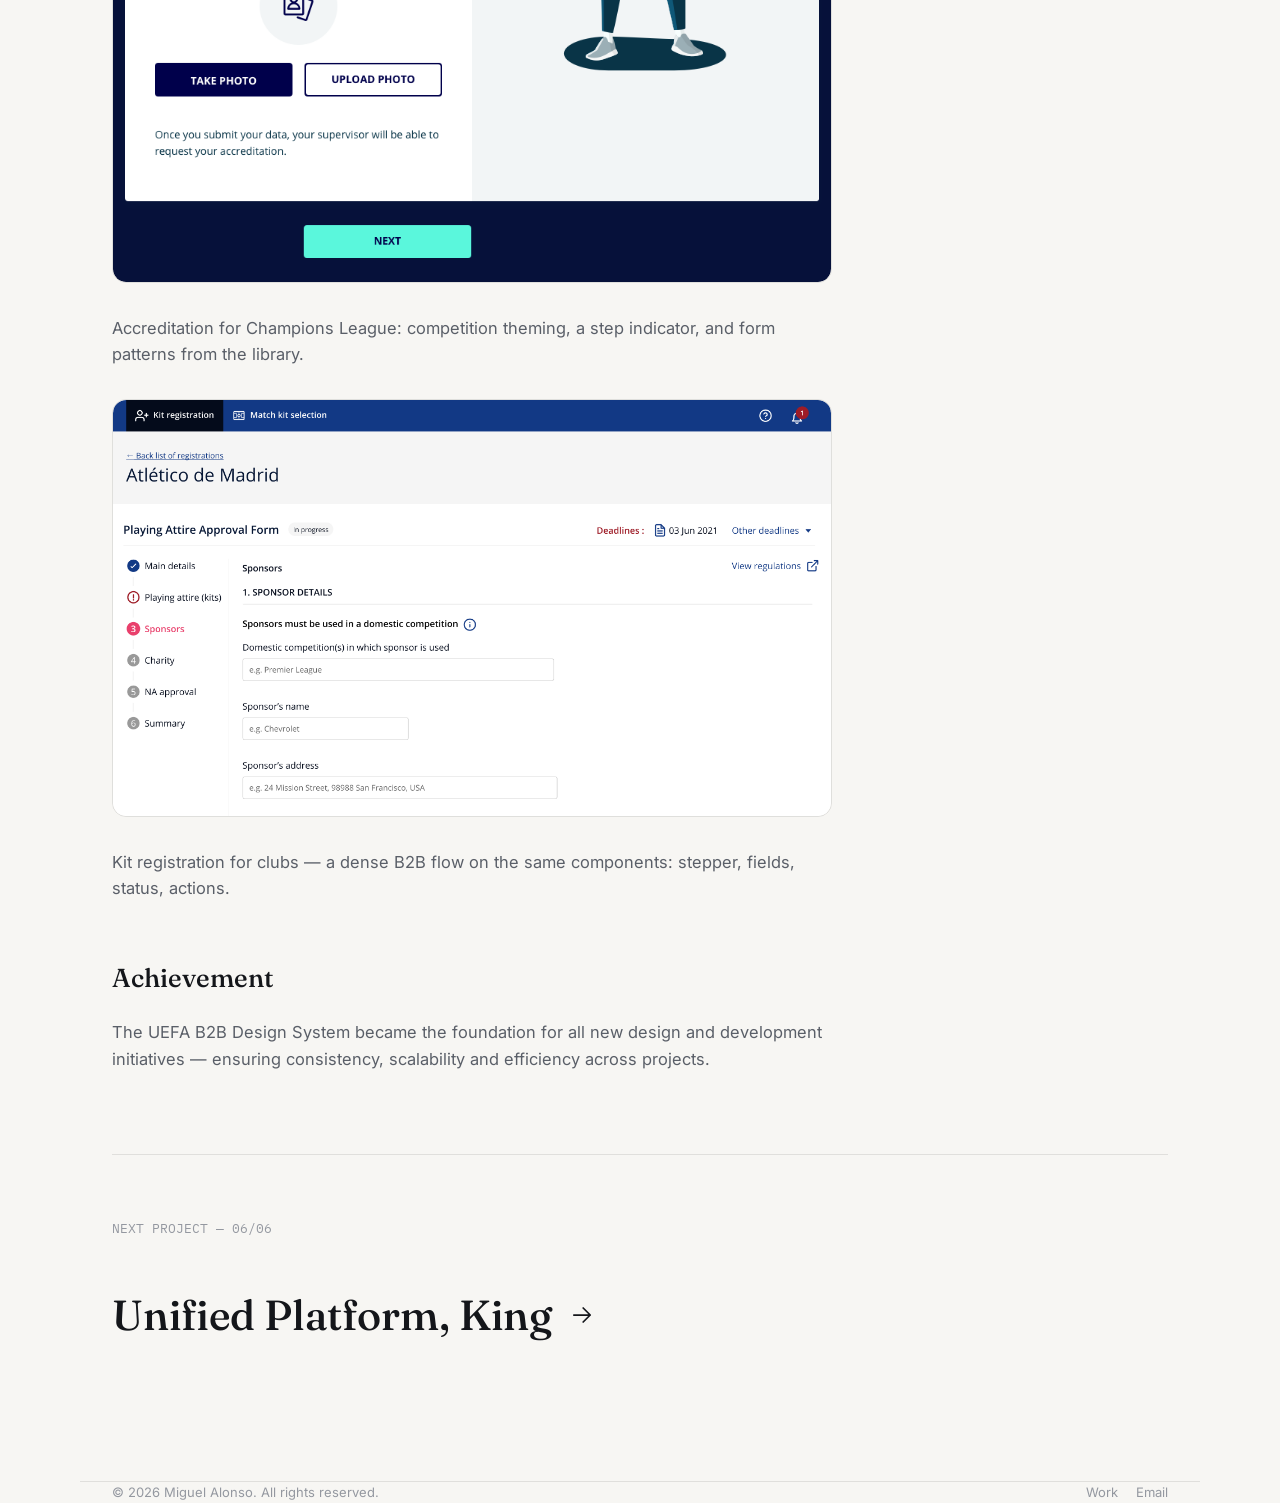
<file: work/design-system-uefa.html>
<!doctype html>
<html lang="en">
<head>
<meta charset="utf-8">
<script>document.documentElement.classList.add("js")</script>
<meta name="viewport" content="width=device-width, initial-scale=1">
<title>Design System for B2B — UEFA | Miguel Alonso</title>
<meta name="description" content="Maintaining, evolving and promoting UEFA's B2B design system across its platforms.">
<link rel="icon" href="data:image/svg+xml,<svg xmlns=%22http://www.w3.org/2000/svg%22 viewBox=%220 0 100 100%22><rect width=%22100%22 height=%22100%22 rx=%2222%22 fill=%22%230b0b0d%22/><text x=%2250%22 y=%2266%22 font-size=%2258%22 text-anchor=%22middle%22 fill=%22%23a7ffb0%22 font-family=%22monospace%22>M</text></svg>">
<link rel="preconnect" href="https://fonts.googleapis.com">
<link rel="preconnect" href="https://fonts.gstatic.com" crossorigin>
<link href="https://fonts.googleapis.com/css2?family=Fraunces:opsz,wght@9..144,400;9..144,500;9..144,600&family=Inter:wght@400;500;600&family=IBM+Plex+Mono:wght@400;500&display=swap" rel="stylesheet">
<link rel="stylesheet" href="../css/style.css">
</head>
<body>
<div id="glow"></div>

<nav class="nav">
  <div class="brand"><span class="dot"></span> <a href="../index.html">M. Alonso</a></div>
  <button class="menu-toggle" type="button" aria-label="Open menu" aria-expanded="false" aria-controls="nav-links">
    <span></span><span></span><span></span>
  </button>
  <div class="links" id="nav-links">
    <a href="../index.html#work">Work</a>
    <a href="../about.html">About</a>
    <a href="../about.html#contact">Contact</a>
    <button class="theme-toggle" aria-label="Toggle theme">☀</button>
  </div>
</nav>

<header class="project-hero wrap">
  <a class="back-link" href="../index.html#work">← All work</a>
  <div class="tags reveal in"><span class="tag">UEFA</span><span class="tag">Design systems</span><span class="tag">Component library</span><span class="tag">2020–21</span></div>
  <h1 class="reveal in">A design system for UEFA's B2B platforms.</h1>
  <p class="dek reveal in">Two years spent designing, documenting and promoting the component library that became the foundation for every new design and development initiative across UEFA's B2B products.</p>

  <div class="meta-strip reveal">
    <div><span class="k">COMPANY</span><span class="v">UEFA</span></div>
    <div><span class="k">ROLE</span><span class="v">Product Designer, Design System</span></div>
    <div><span class="k">TIMEFRAME</span><span class="v">2020 – 2021</span></div>
    <div><span class="k">TEAM</span><span class="v">Product Designer · Front-end Developer</span></div>
  </div>
</header>

<div class="wrap">
<article class="prose">

  <h2>A way of working</h2>
  <p>During my two years at UEFA, I dedicated roughly 25% of my time to maintaining, evolving and promoting the B2B design system across UEFA's B2B platforms.</p>
  <p>Together with another product designer and a front-end developer, we continuously created and updated components in the Figma library — keeping them aligned with business, project and user needs — and thoroughly documented everything in <strong>Zeroheight</strong> to support consistency and adoption across teams.</p>
  <p><a class="btn ghost" href="https://zeroheight.com/4a2mbywa0/p/698251-uefas-b2b-design-system" target="_blank" rel="noopener">View the UEFA B2B design system →</a></p>

  <div class="visual has-image visual-short reveal">
    <img src="../assets/img/uefa-ucl-brand.png" alt="UEFA Champions League starball branding used across B2B tools">
  </div>
  <p>Competition branding lived in the system — Champions League, Europa League and the rest of the UEFA calendar, applied consistently across internal tools.</p>

  <h2>Key responsibilities</h2>
  <ul>
    <li>Design and maintain components in the Figma library, and document them in Zeroheight — always in sync with the rest of the DS team and part of the communication of updates.</li>
    <li>Design more complex components: top bar, data tables, step indicators, carousel, collapsible panels, motion concepts, and all competition branding.</li>
    <li>Keep the backlog updated with new ideas, and discuss and agree follow-ups with the team.</li>
    <li>Create and promote ways of working and collaboration with product and dev teams so they adopt the DS in new projects.</li>
    <li>Promote the design system internally across UEFA's tech department.</li>
    <li>Stay in constant communication with the B2C design system team to keep experiences consistent across the entire UEFA organization.</li>
  </ul>

  <div class="visual has-image reveal">
    <img src="../assets/img/uefa-zh-cards.png" alt="Golazo Cards page on Zeroheight — Champions League card anatomy">
  </div>
  <p>Cards in the system: competition header, status body, and a single action — documented so every team used the same pattern.</p>

  <div class="visual has-image reveal">
    <img src="../assets/img/uefa-zh-buttons.png" alt="Golazo Buttons page on Zeroheight — default and compact variants">
  </div>
  <p>Buttons documented with variants and heights — the everyday language of every B2B form.</p>

  <div class="visual has-image reveal">
    <img src="../assets/img/uefa-zh-topbar.png" alt="Golazo Top bar page on Zeroheight — anatomy of the app bar">
  </div>
  <p>The top bar: app identity, navigation, competition selector, notifications and profile — one of the more complex components in the library.</p>

  <h2>The tools it served</h2>
  <p>The system was the shared language for UEFA’s internal products — accreditation, club operations, matchday volunteering — so each team did not invent its own UI.</p>

  <div class="visual has-image reveal">
    <img src="../assets/img/uefa-ucl-form.png" alt="Champions League application form — stepper, theming and form patterns from the B2B design system">
  </div>
  <p>Accreditation for Champions League: competition theming, a step indicator, and form patterns from the library.</p>

  <div class="visual has-image reveal">
    <img src="../assets/img/uefa-kit-registration.png" alt="Kit registration — Playing Attire Approval Form for Atlético de Madrid">
  </div>
  <p>Kit registration for clubs — a dense B2B flow on the same components: stepper, fields, status, actions.</p>

  <h2>Achievement</h2>
  <p>The UEFA B2B Design System became the foundation for all new design and development initiatives — ensuring consistency, scalability and efficiency across projects.</p>

</article>
</div>

<div class="wrap">
  <a class="next-project" href="unified-platform.html" style="display:block;">
    <div class="label">NEXT PROJECT — 06/06</div>
    <h3>Unified Platform, King
      <svg width="28" height="28" viewBox="0 0 24 24" fill="none"><path d="M5 12h14M13 6l6 6-6 6" stroke="currentColor" stroke-width="1.5" stroke-linecap="round" stroke-linejoin="round"/></svg>
    </h3>
  </a>
</div>

<footer class="wrap">
  <div>© <span id="year"></span> Miguel Alonso. All rights reserved.</div>
  <div class="social">
    <a href="../index.html#work">Work</a>
    <a href="mailto:hello@dverse.net">Email</a>
  </div>
</footer>

<script>document.getElementById('year').textContent = new Date().getFullYear();</script>
<script src="../js/main.js"></script>
</body>
</html>
</file>
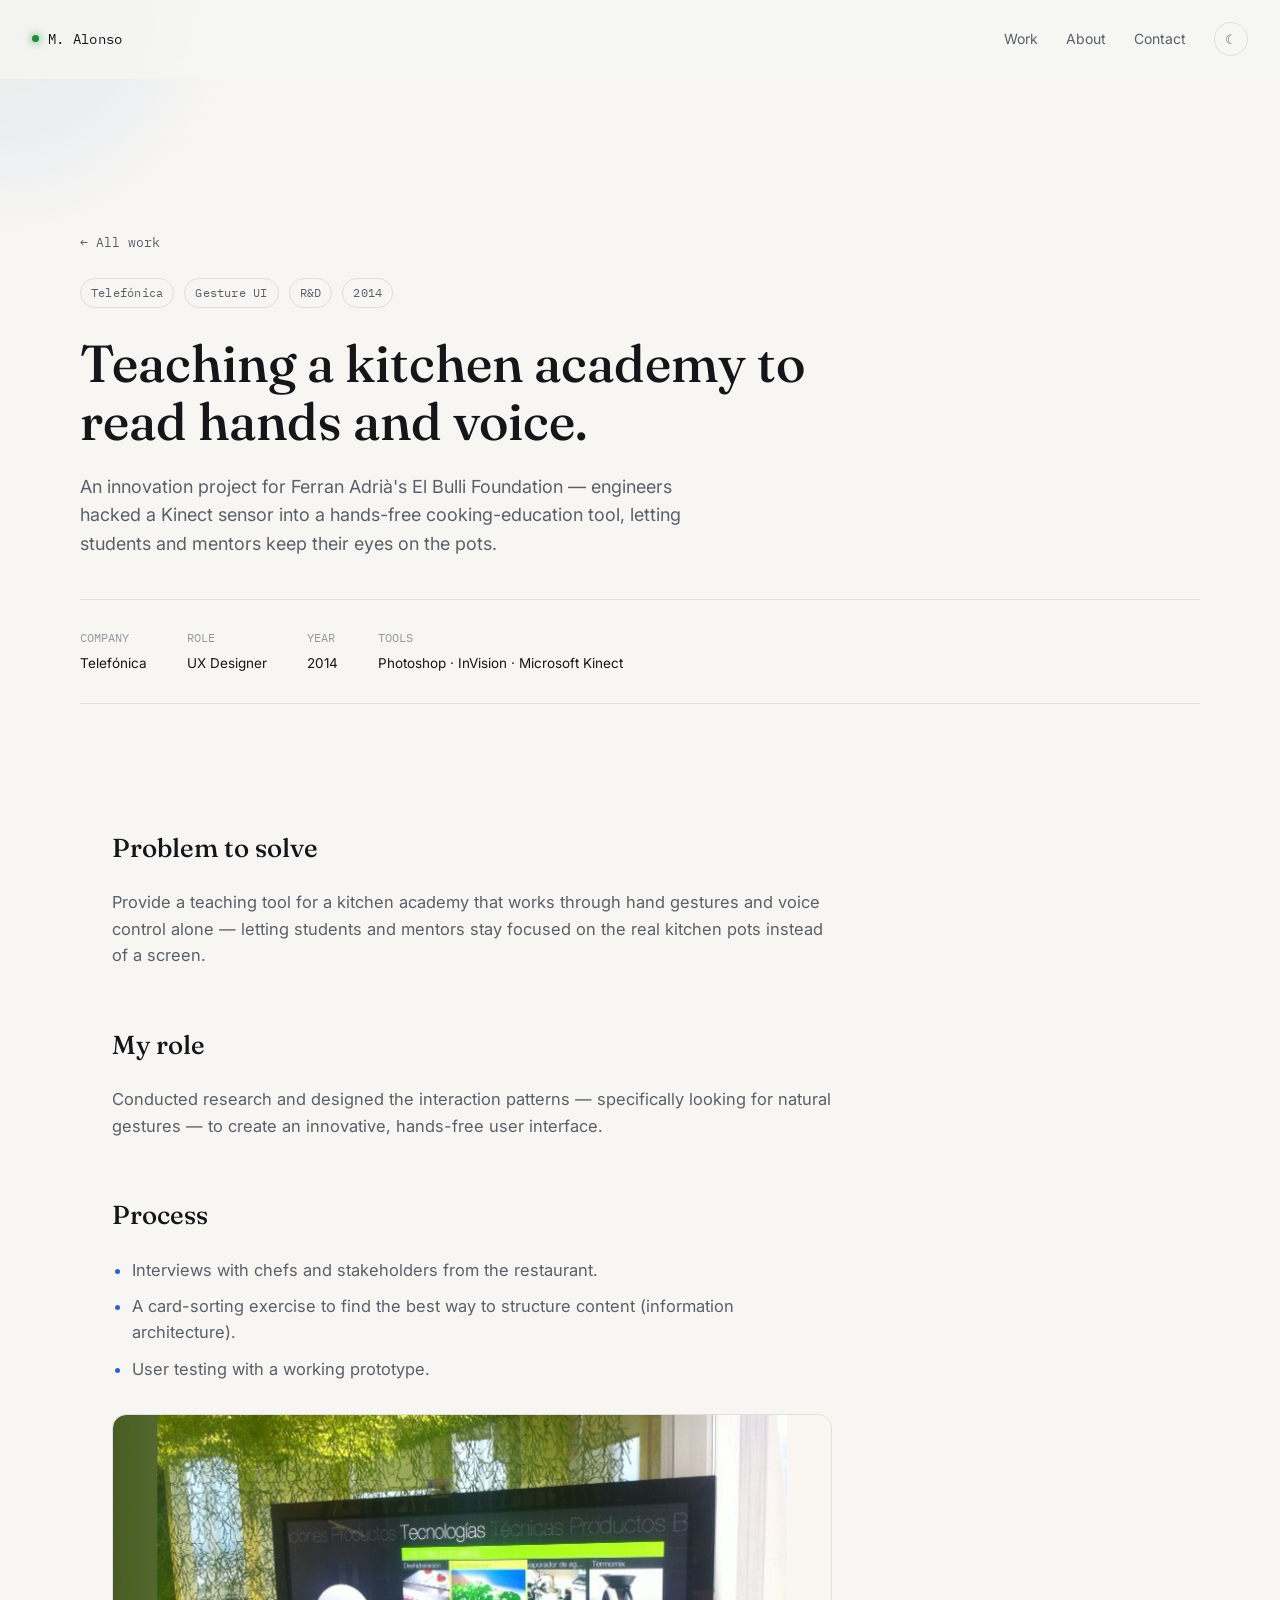
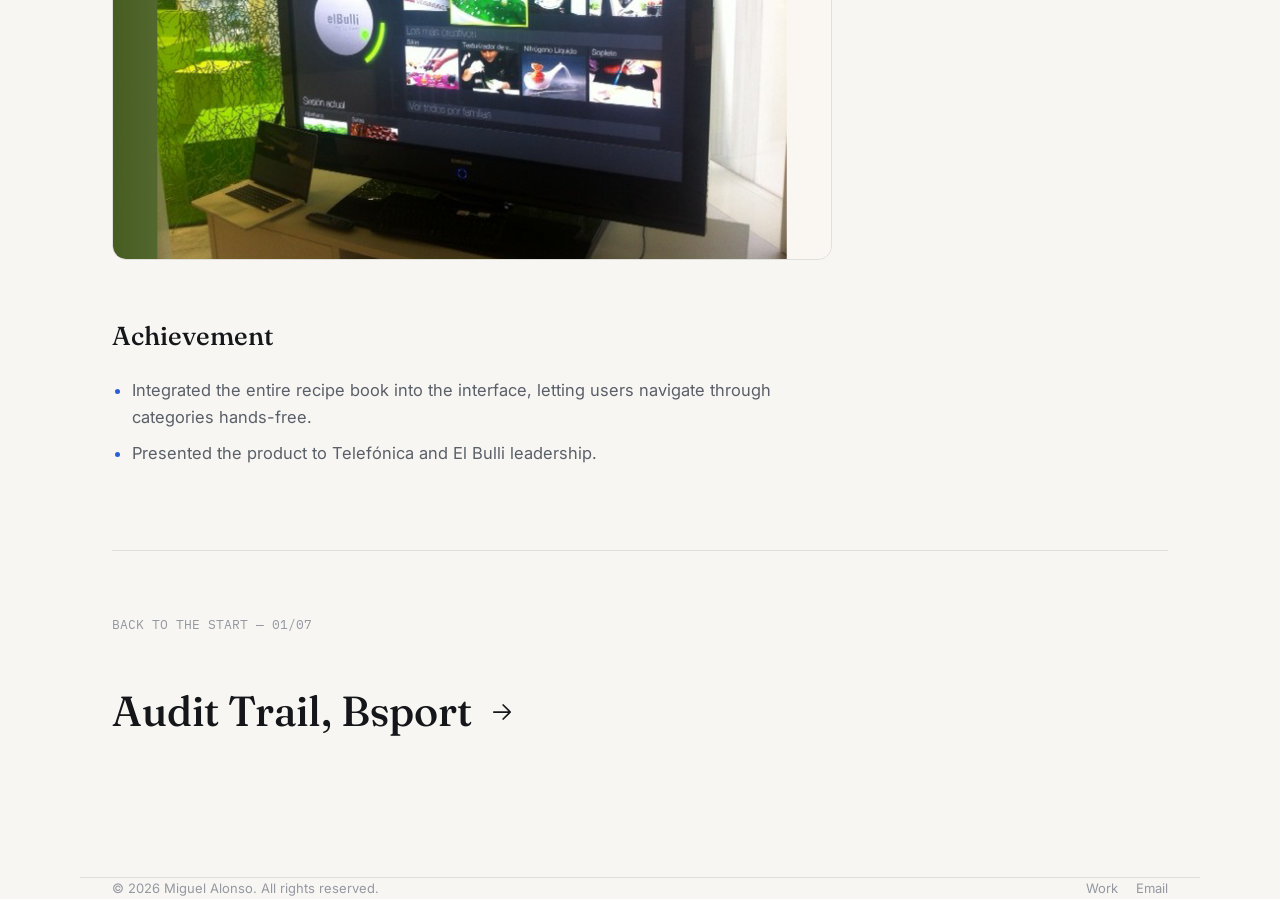
<file: work/elbulli.html>
<!doctype html>
<html lang="en">
<head>
<meta charset="utf-8">
<script>document.documentElement.classList.add("js")</script>
<meta name="viewport" content="width=device-width, initial-scale=1">
<title>El Bulli Foundation — Telefónica | Miguel Alonso</title>
<meta name="description" content="A gesture- and voice-controlled teaching tool for Ferran Adrià's kitchen academy, built on a hacked Kinect.">
<link rel="icon" href="data:image/svg+xml,<svg xmlns=%22http://www.w3.org/2000/svg%22 viewBox=%220 0 100 100%22><rect width=%22100%22 height=%22100%22 rx=%2222%22 fill=%22%230b0b0d%22/><text x=%2250%22 y=%2266%22 font-size=%2258%22 text-anchor=%22middle%22 fill=%22%23a7ffb0%22 font-family=%22monospace%22>M</text></svg>">
<link rel="preconnect" href="https://fonts.googleapis.com">
<link rel="preconnect" href="https://fonts.gstatic.com" crossorigin>
<link href="https://fonts.googleapis.com/css2?family=Fraunces:opsz,wght@9..144,400;9..144,500;9..144,600&family=Inter:wght@400;500;600&family=IBM+Plex+Mono:wght@400;500&display=swap" rel="stylesheet">
<link rel="stylesheet" href="../css/style.css">
</head>
<body>
<div id="glow"></div>

<nav class="nav">
  <div class="brand"><span class="dot"></span> <a href="../index.html">M. Alonso</a></div>
  <button class="menu-toggle" type="button" aria-label="Open menu" aria-expanded="false" aria-controls="nav-links">
    <span></span><span></span><span></span>
  </button>
  <div class="links" id="nav-links">
    <a href="../index.html#work">Work</a>
    <a href="../about.html">About</a>
    <a href="../about.html#contact">Contact</a>
    <button class="theme-toggle" aria-label="Toggle theme">☀</button>
  </div>
</nav>

<header class="project-hero wrap">
  <a class="back-link" href="../index.html#work">← All work</a>
  <div class="tags reveal in"><span class="tag">Telefónica</span><span class="tag">Gesture UI</span><span class="tag">R&D</span><span class="tag">2014</span></div>
  <h1 class="reveal in">Teaching a kitchen academy to read hands and voice.</h1>
  <p class="dek reveal in">An innovation project for Ferran Adrià's El Bulli Foundation — engineers hacked a Kinect sensor into a hands-free cooking-education tool, letting students and mentors keep their eyes on the pots.</p>

  <div class="meta-strip reveal">
    <div><span class="k">COMPANY</span><span class="v">Telefónica</span></div>
    <div><span class="k">ROLE</span><span class="v">UX Designer</span></div>
    <div><span class="k">YEAR</span><span class="v">2014</span></div>
    <div><span class="k">TOOLS</span><span class="v">Photoshop · InVision · Microsoft Kinect</span></div>
  </div>
</header>

<div class="wrap">
<article class="prose">

  <h2>Problem to solve</h2>
  <p>Provide a teaching tool for a kitchen academy that works through hand gestures and voice control alone — letting students and mentors stay focused on the real kitchen pots instead of a screen.</p>

  <h2>My role</h2>
  <p>Conducted research and designed the interaction patterns — specifically looking for natural gestures — to create an innovative, hands-free user interface.</p>

  <h2>Process</h2>
  <ul>
    <li>Interviews with chefs and stakeholders from the restaurant.</li>
    <li>A card-sorting exercise to find the best way to structure content (information architecture).</li>
    <li>User testing with a working prototype.</li>
  </ul>

  <div class="visual has-image reveal"><img src="../assets/img/elbulli.png" alt="El Bulli Foundation — Kinect gesture-controlled kitchen academy"></div>

  <h2>Achievement</h2>
  <ul>
    <li>Integrated the entire recipe book into the interface, letting users navigate through categories hands-free.</li>
    <li>Presented the product to Telefónica and El Bulli leadership.</li>
  </ul>

</article>
</div>

<div class="wrap">
  <a class="next-project" href="ai-design-flow.html" style="display:block;">
    <div class="label">BACK TO THE START — 01/07</div>
    <h3>Audit Trail, Bsport
      <svg width="28" height="28" viewBox="0 0 24 24" fill="none"><path d="M5 12h14M13 6l6 6-6 6" stroke="currentColor" stroke-width="1.5" stroke-linecap="round" stroke-linejoin="round"/></svg>
    </h3>
  </a>
</div>

<footer class="wrap">
  <div>© <span id="year"></span> Miguel Alonso. All rights reserved.</div>
  <div class="social">
    <a href="../index.html#work">Work</a>
    <a href="mailto:hello@dverse.net">Email</a>
  </div>
</footer>

<script>document.getElementById('year').textContent = new Date().getFullYear();</script>
<script src="../js/main.js"></script>
</body>
</html>
</file>
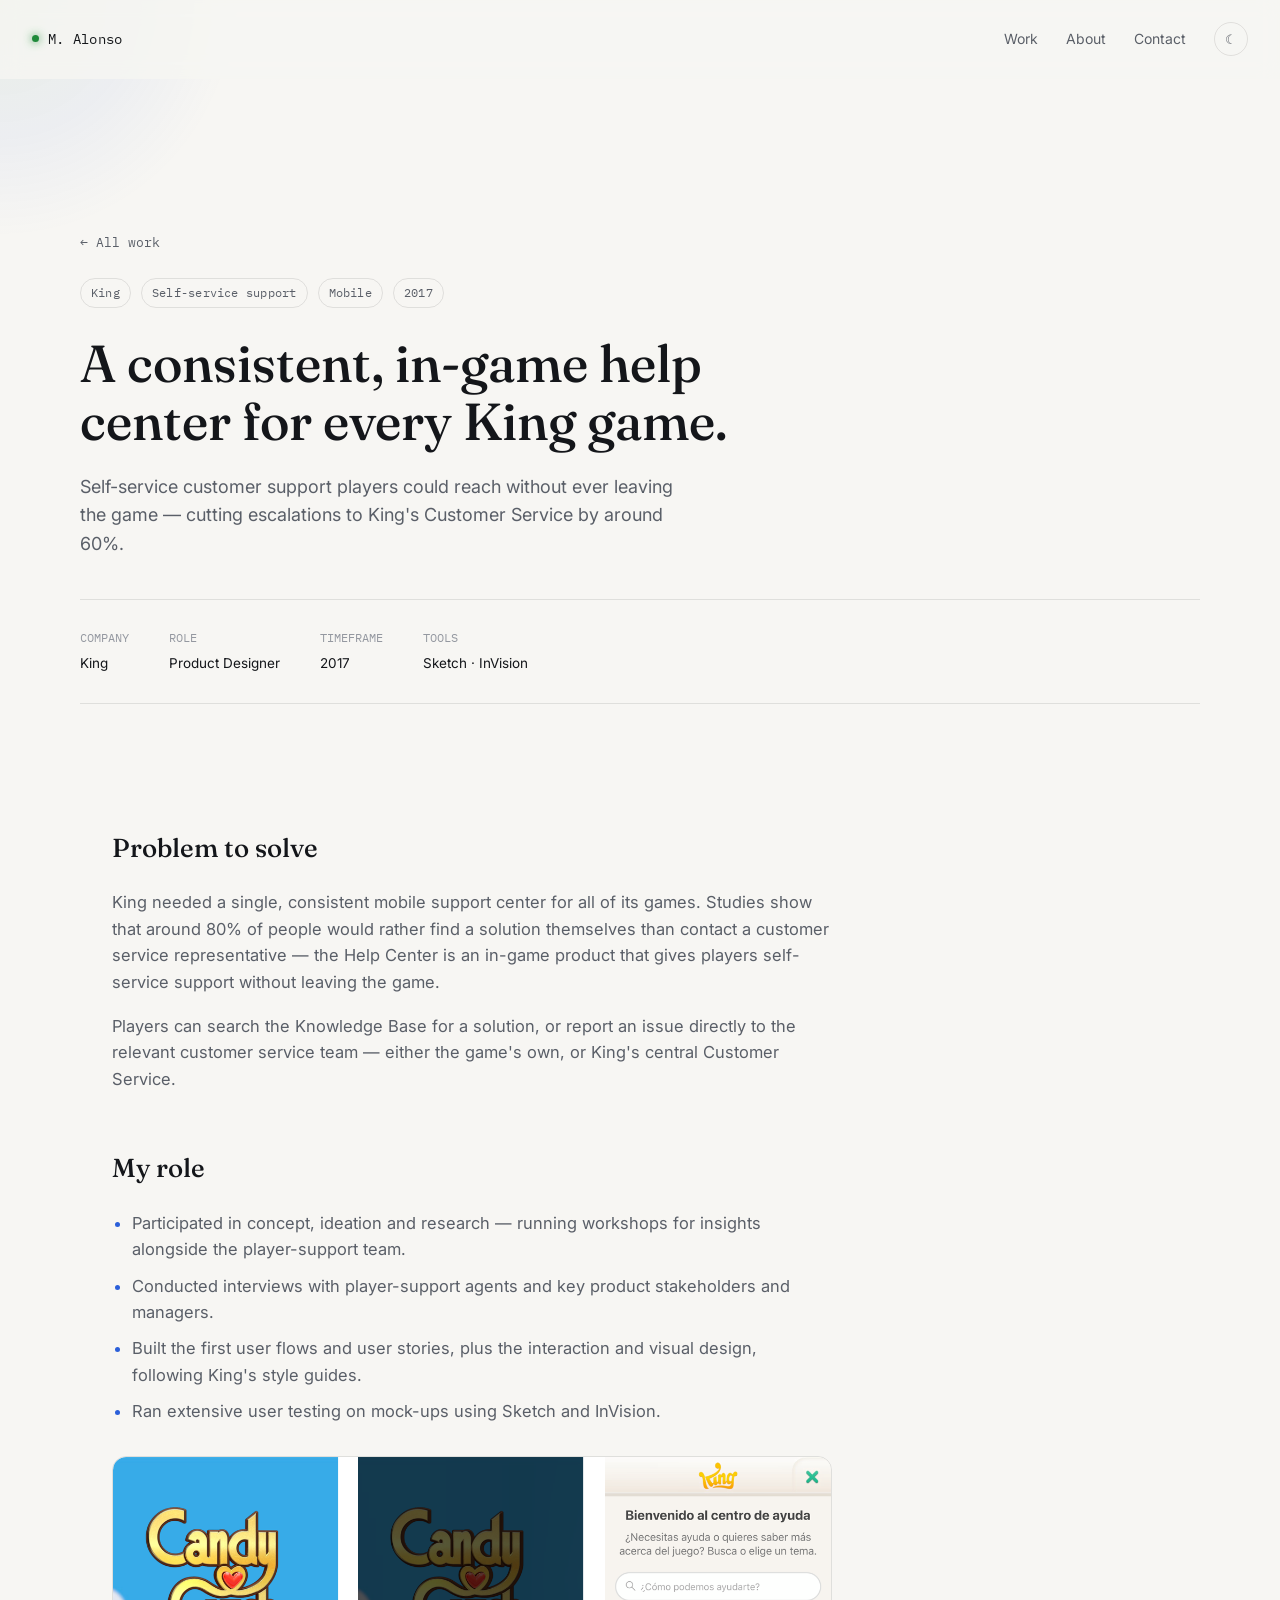
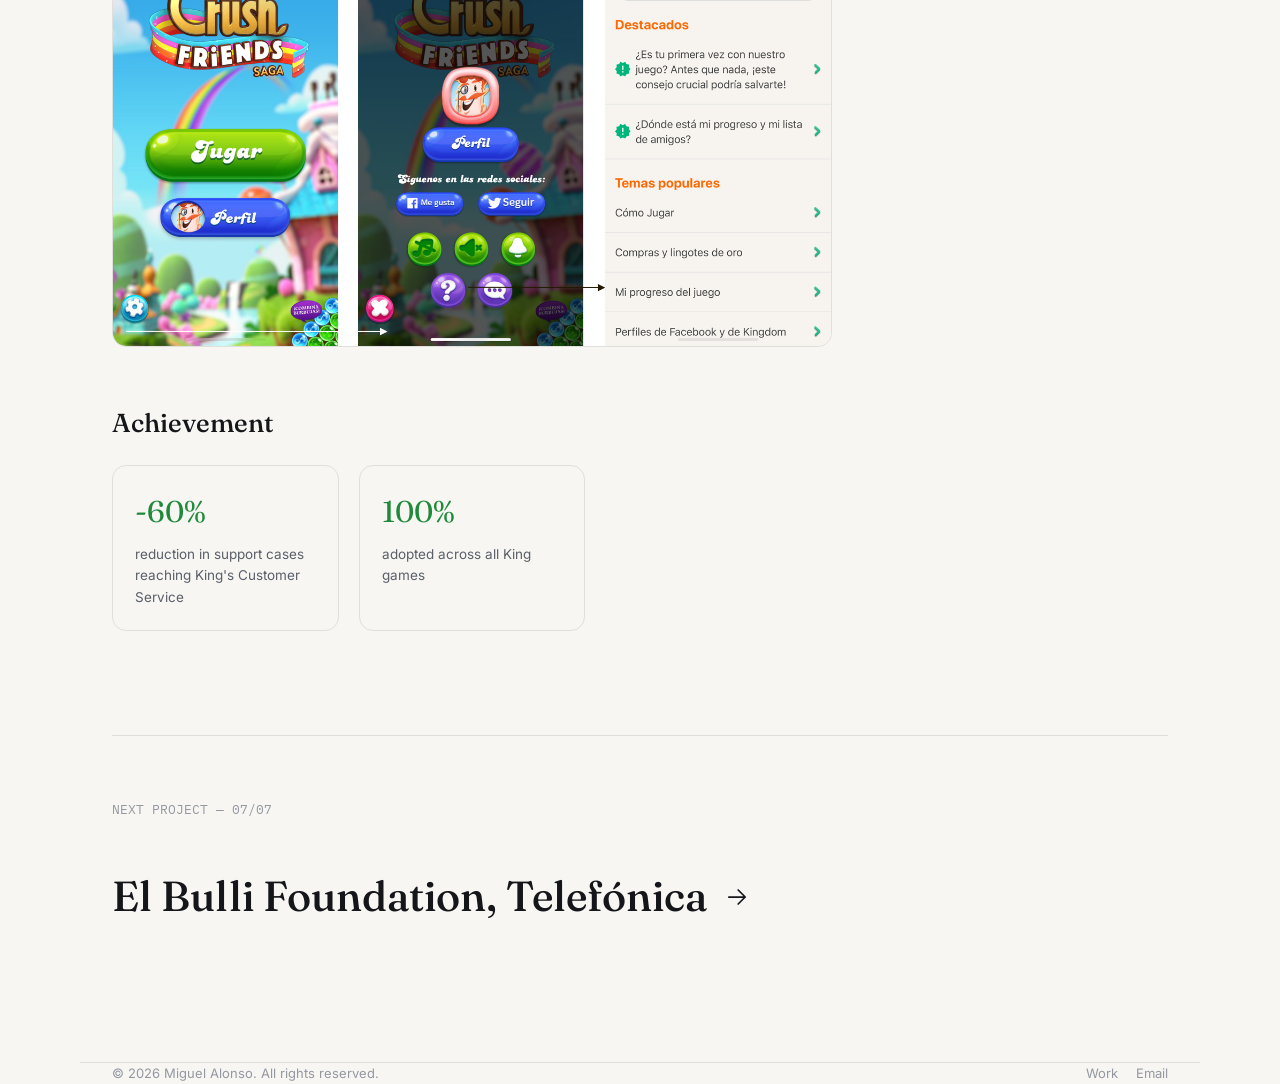
<file: work/king-help-center.html>
<!doctype html>
<html lang="en">
<head>
<meta charset="utf-8">
<script>document.documentElement.classList.add("js")</script>
<meta name="viewport" content="width=device-width, initial-scale=1">
<title>Help Center for Games — King | Miguel Alonso</title>
<meta name="description" content="An in-game self-service support center that cut King's customer service cases by ~60%.">
<link rel="icon" href="data:image/svg+xml,<svg xmlns=%22http://www.w3.org/2000/svg%22 viewBox=%220 0 100 100%22><rect width=%22100%22 height=%22100%22 rx=%2222%22 fill=%22%230b0b0d%22/><text x=%2250%22 y=%2266%22 font-size=%2258%22 text-anchor=%22middle%22 fill=%22%23a7ffb0%22 font-family=%22monospace%22>M</text></svg>">
<link rel="preconnect" href="https://fonts.googleapis.com">
<link rel="preconnect" href="https://fonts.gstatic.com" crossorigin>
<link href="https://fonts.googleapis.com/css2?family=Fraunces:opsz,wght@9..144,400;9..144,500;9..144,600&family=Inter:wght@400;500;600&family=IBM+Plex+Mono:wght@400;500&display=swap" rel="stylesheet">
<link rel="stylesheet" href="../css/style.css">
</head>
<body>
<div id="glow"></div>

<nav class="nav">
  <div class="brand"><span class="dot"></span> <a href="../index.html">M. Alonso</a></div>
  <button class="menu-toggle" type="button" aria-label="Open menu" aria-expanded="false" aria-controls="nav-links">
    <span></span><span></span><span></span>
  </button>
  <div class="links" id="nav-links">
    <a href="../index.html#work">Work</a>
    <a href="../about.html">About</a>
    <a href="../about.html#contact">Contact</a>
    <button class="theme-toggle" aria-label="Toggle theme">☀</button>
  </div>
</nav>

<header class="project-hero wrap">
  <a class="back-link" href="../index.html#work">← All work</a>
  <div class="tags reveal in"><span class="tag">King</span><span class="tag">Self-service support</span><span class="tag">Mobile</span><span class="tag">2017</span></div>
  <h1 class="reveal in">A consistent, in-game help center for every King game.</h1>
  <p class="dek reveal in">Self-service customer support players could reach without ever leaving the game — cutting escalations to King's Customer Service by around 60%.</p>

  <div class="meta-strip reveal">
    <div><span class="k">COMPANY</span><span class="v">King</span></div>
    <div><span class="k">ROLE</span><span class="v">Product Designer</span></div>
    <div><span class="k">TIMEFRAME</span><span class="v">2017</span></div>
    <div><span class="k">TOOLS</span><span class="v">Sketch · InVision</span></div>
  </div>
</header>

<div class="wrap">
<article class="prose">

  <h2>Problem to solve</h2>
  <p>King needed a single, consistent mobile support center for all of its games. Studies show that around 80% of people would rather find a solution themselves than contact a customer service representative — the Help Center is an in-game product that gives players self-service support without leaving the game.</p>
  <p>Players can search the Knowledge Base for a solution, or report an issue directly to the relevant customer service team — either the game's own, or King's central Customer Service.</p>

  <h2>My role</h2>
  <ul>
    <li>Participated in concept, ideation and research — running workshops for insights alongside the player-support team.</li>
    <li>Conducted interviews with player-support agents and key product stakeholders and managers.</li>
    <li>Built the first user flows and user stories, plus the interaction and visual design, following King's style guides.</li>
    <li>Ran extensive user testing on mock-ups using Sketch and InVision.</li>
  </ul>

  <div class="visual has-image reveal"><img src="../assets/img/king-help-center.png" alt="Help Center for Games — King in-game knowledge base"></div>

  <h2>Achievement</h2>
  <div class="callout-grid reveal">
    <div class="callout"><div class="num">-60%</div><div class="cap">reduction in support cases reaching King's Customer Service</div></div>
    <div class="callout"><div class="num">100%</div><div class="cap">adopted across all King games</div></div>
  </div>

</article>
</div>

<div class="wrap">
  <a class="next-project" href="elbulli.html" style="display:block;">
    <div class="label">NEXT PROJECT — 07/07</div>
    <h3>El Bulli Foundation, Telefónica
      <svg width="28" height="28" viewBox="0 0 24 24" fill="none"><path d="M5 12h14M13 6l6 6-6 6" stroke="currentColor" stroke-width="1.5" stroke-linecap="round" stroke-linejoin="round"/></svg>
    </h3>
  </a>
</div>

<footer class="wrap">
  <div>© <span id="year"></span> Miguel Alonso. All rights reserved.</div>
  <div class="social">
    <a href="../index.html#work">Work</a>
    <a href="mailto:hello@dverse.net">Email</a>
  </div>
</footer>

<script>document.getElementById('year').textContent = new Date().getFullYear();</script>
<script src="../js/main.js"></script>
</body>
</html>
</file>
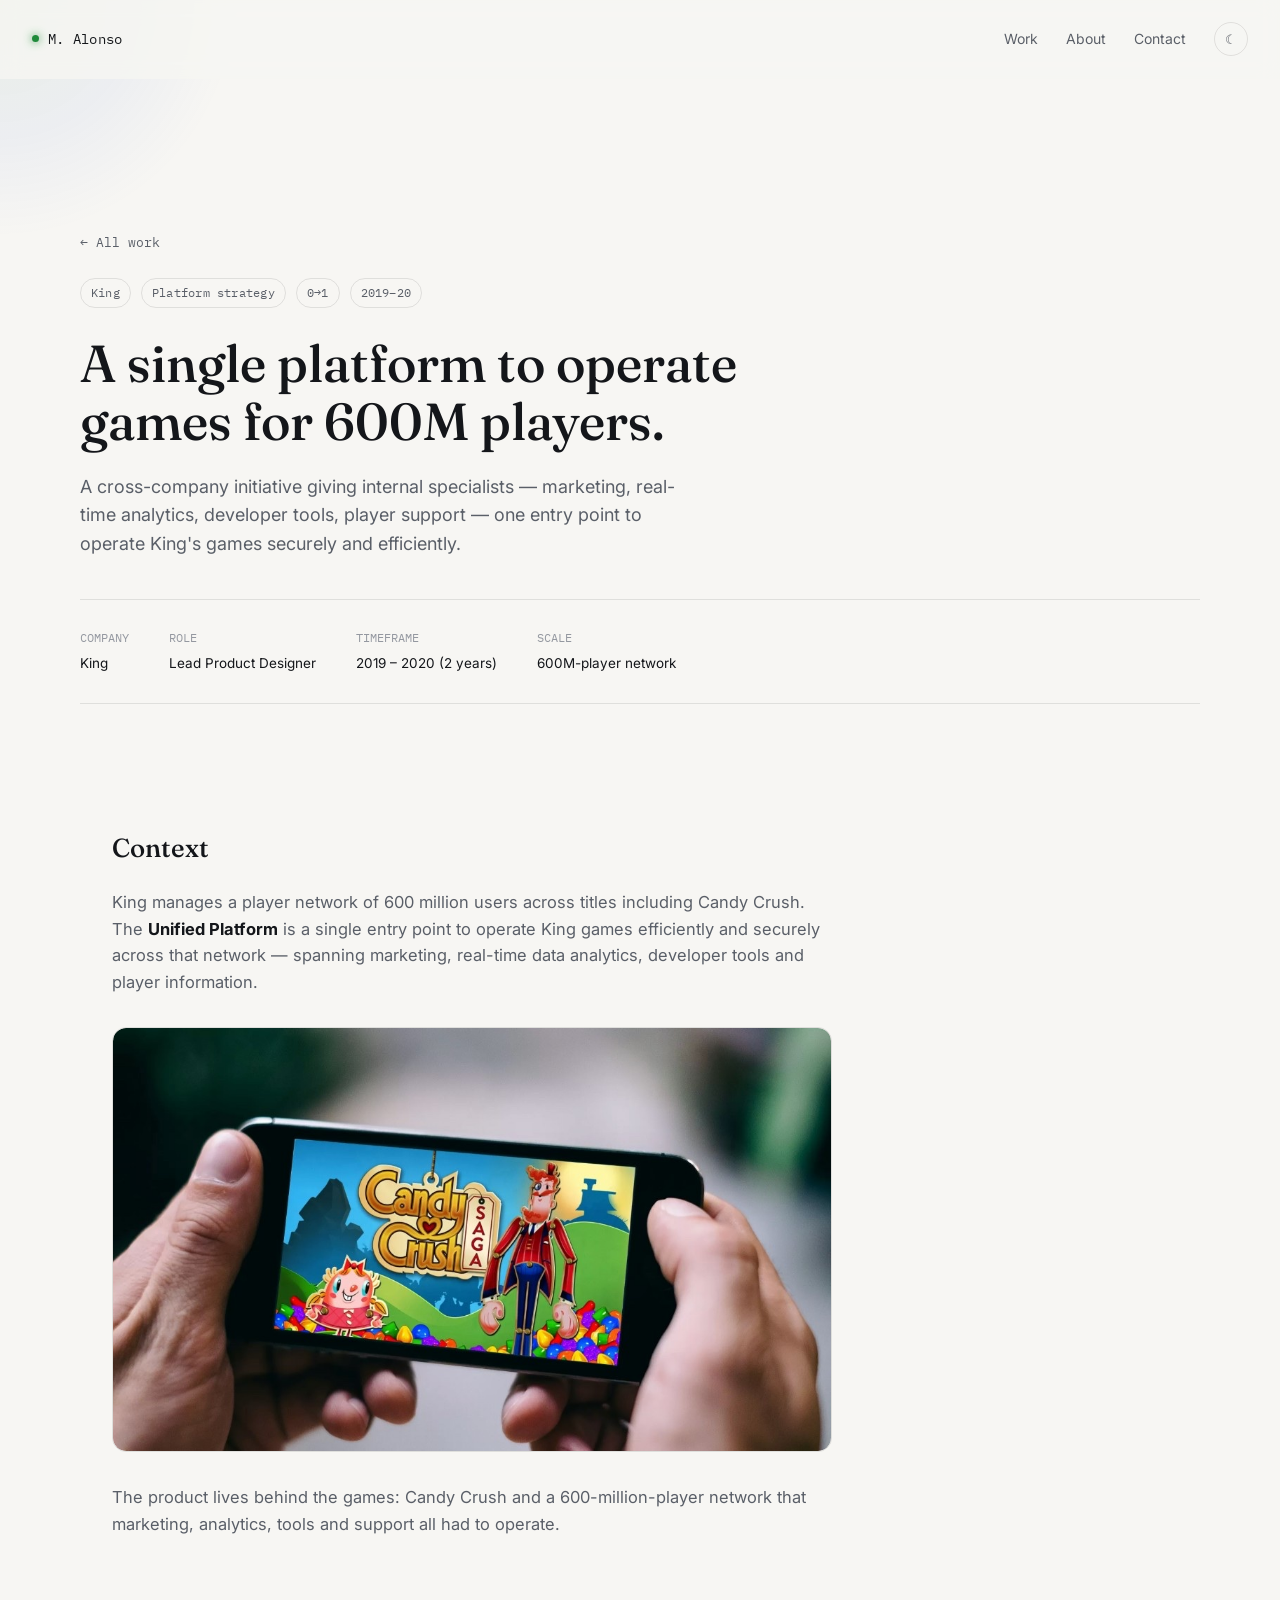
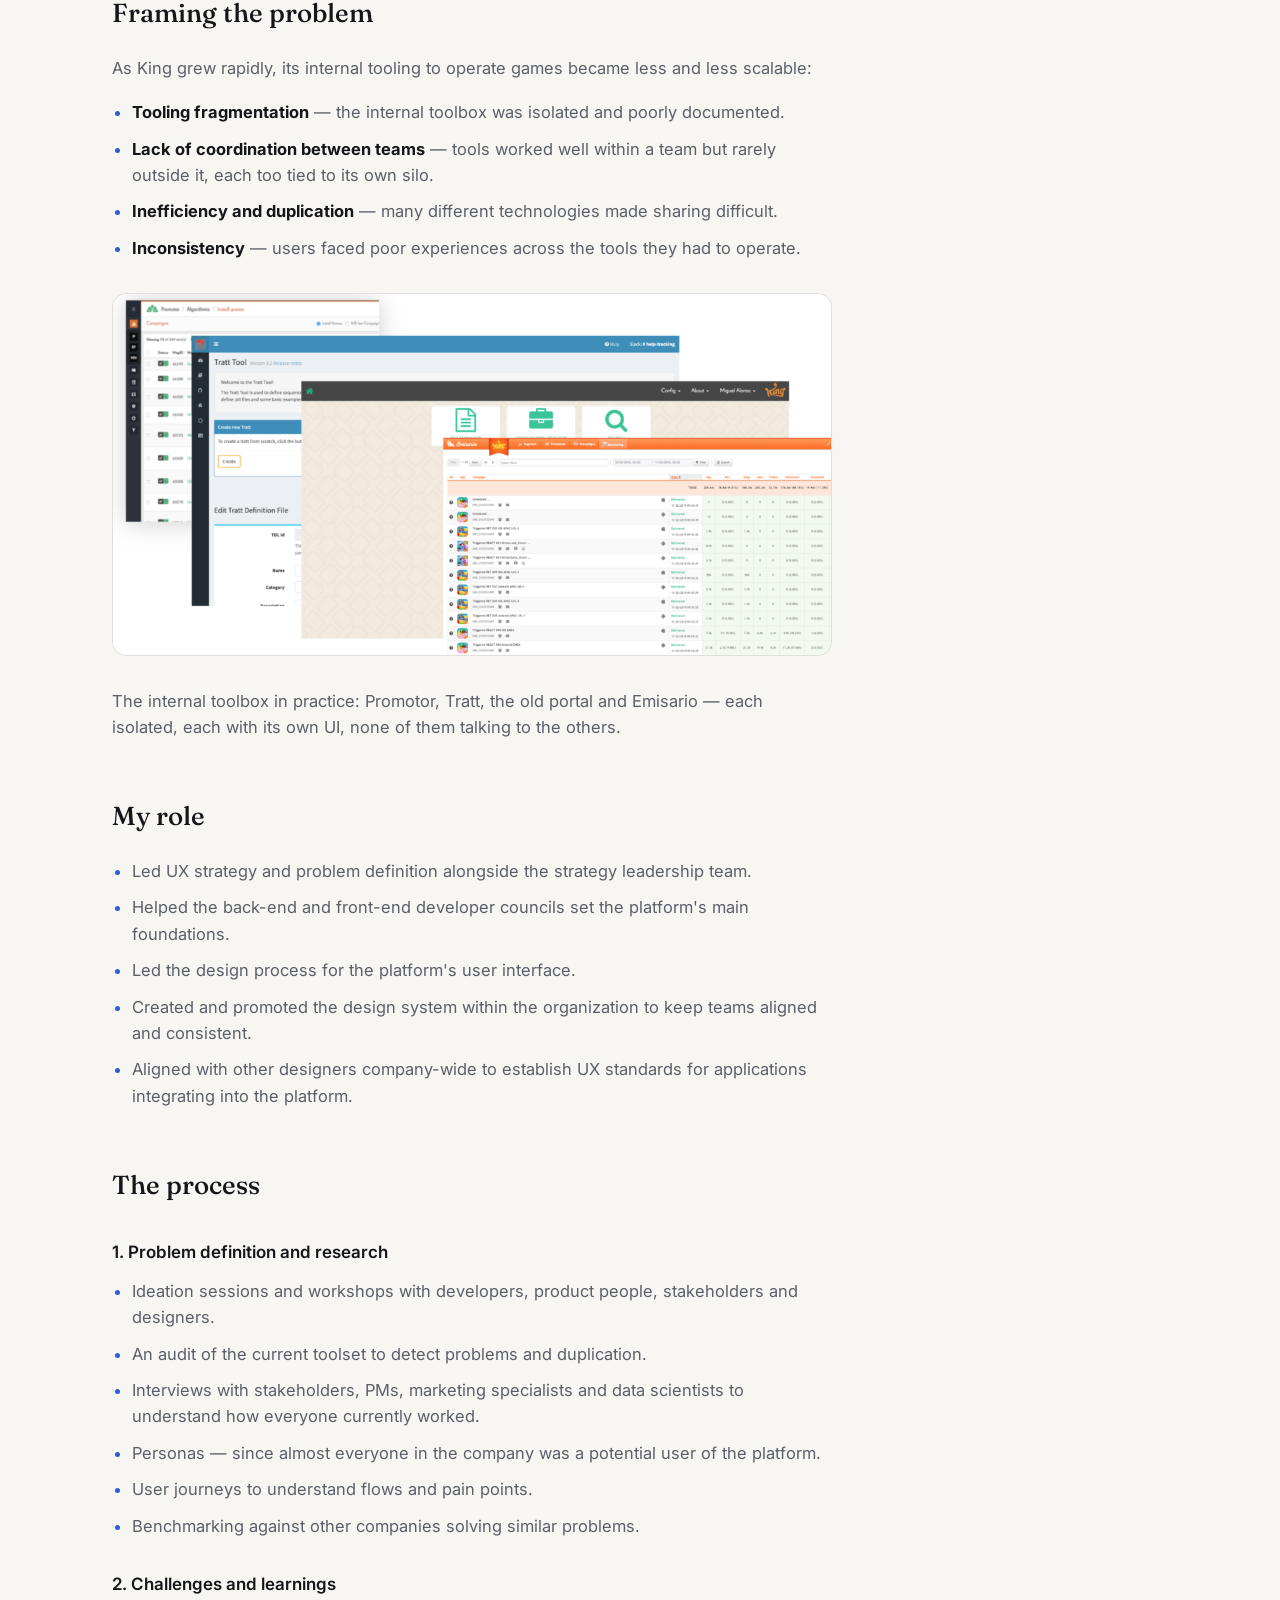
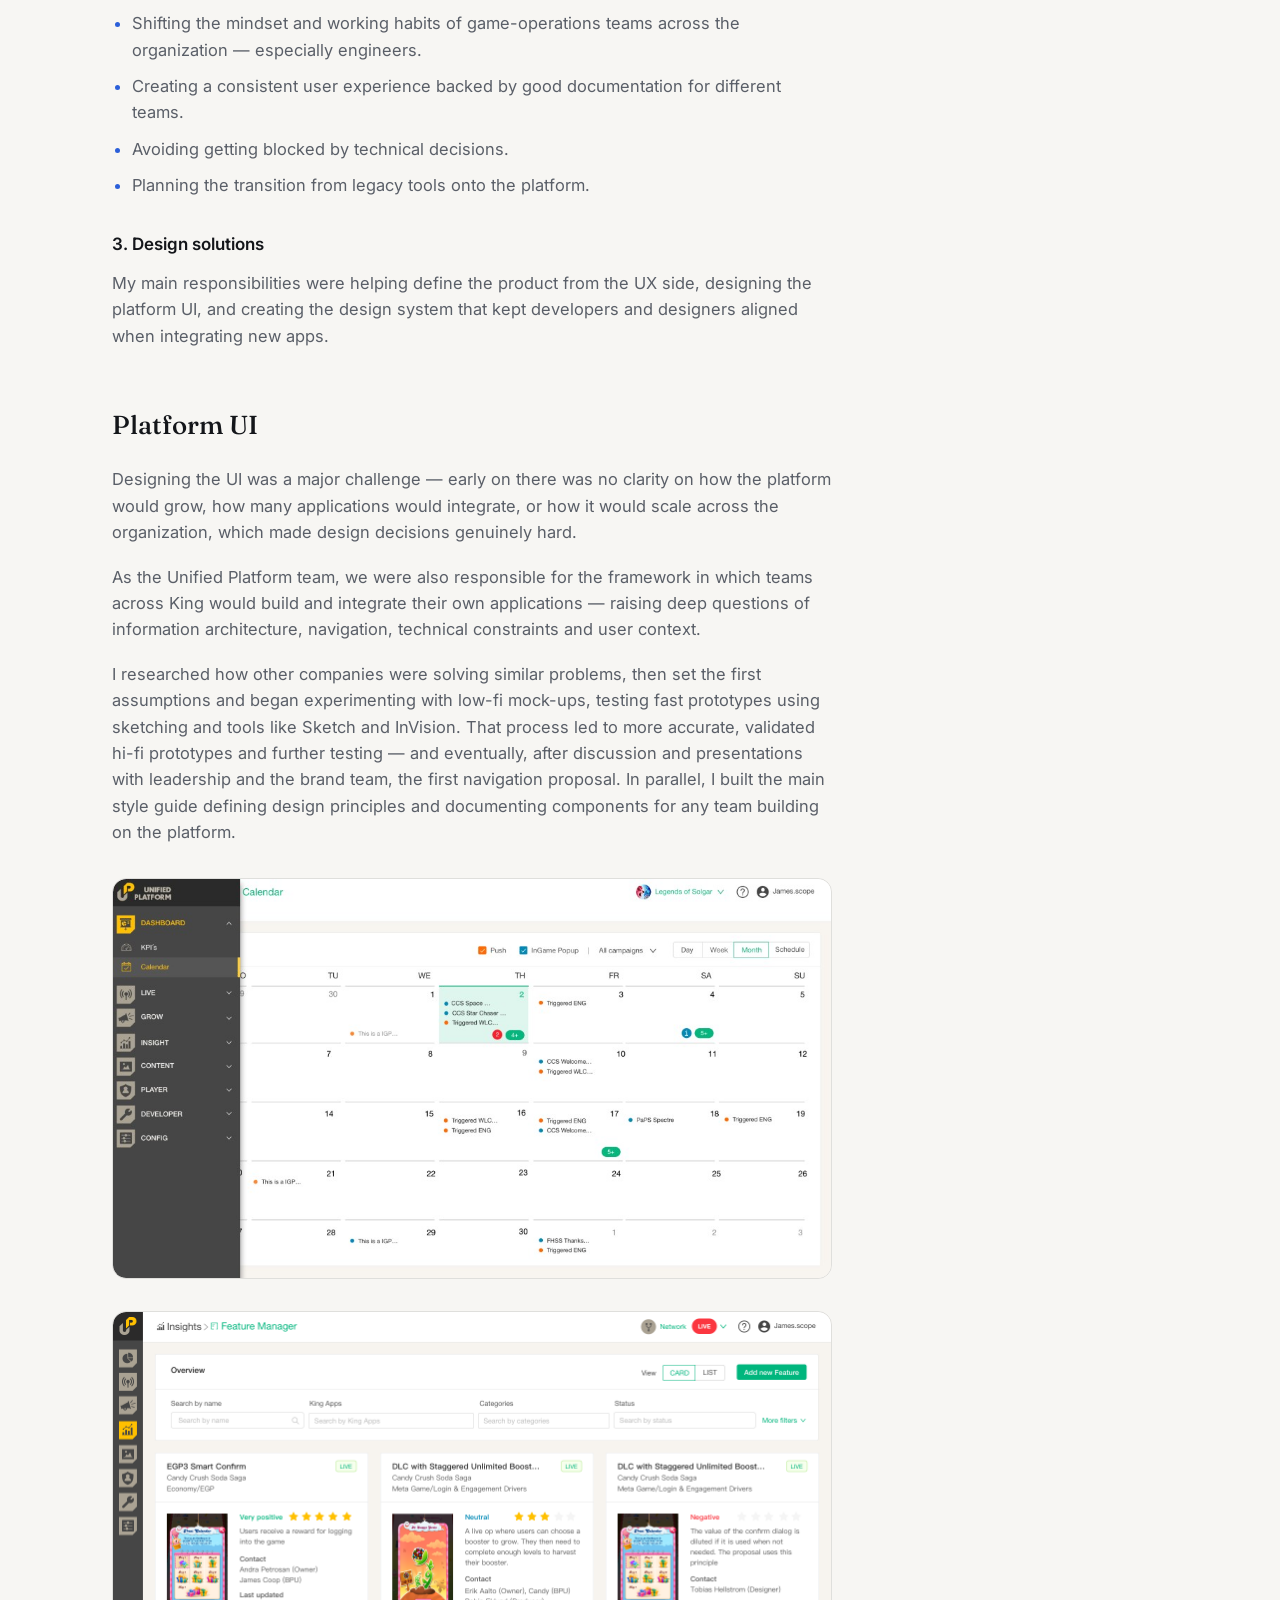
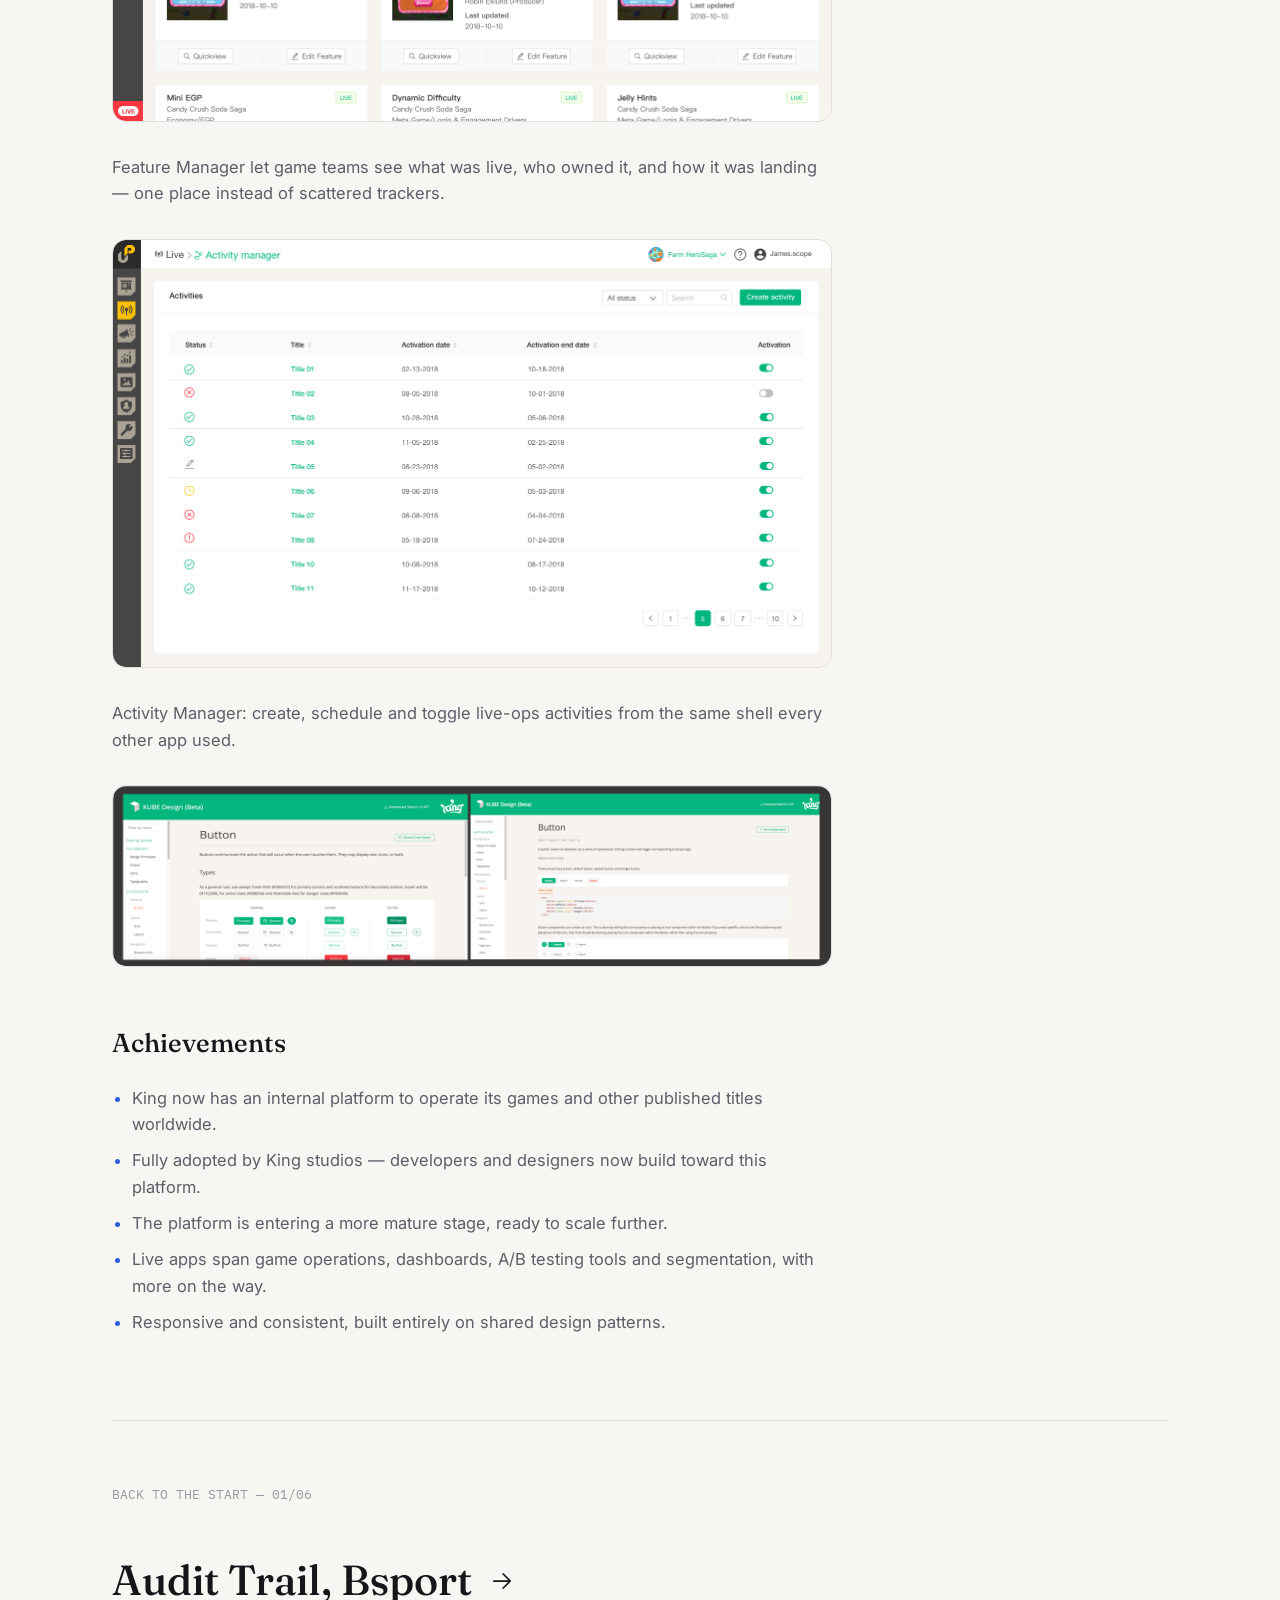
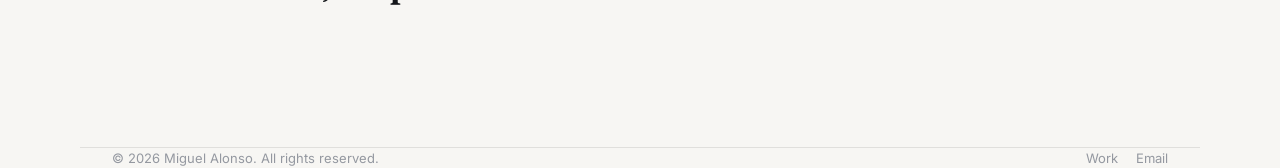
<file: work/unified-platform.html>
<!doctype html>
<html lang="en">
<head>
<meta charset="utf-8">
<script>document.documentElement.classList.add("js")</script>
<meta name="viewport" content="width=device-width, initial-scale=1">
<title>Unified Platform — King | Miguel Alonso</title>
<meta name="description" content="Leading UX strategy and UI design for King's internal platform to operate mobile games for a 600M-player network.">
<link rel="icon" href="data:image/svg+xml,<svg xmlns=%22http://www.w3.org/2000/svg%22 viewBox=%220 0 100 100%22><rect width=%22100%22 height=%22100%22 rx=%2222%22 fill=%22%230b0b0d%22/><text x=%2250%22 y=%2266%22 font-size=%2258%22 text-anchor=%22middle%22 fill=%22%23a7ffb0%22 font-family=%22monospace%22>M</text></svg>">
<link rel="preconnect" href="https://fonts.googleapis.com">
<link rel="preconnect" href="https://fonts.gstatic.com" crossorigin>
<link href="https://fonts.googleapis.com/css2?family=Fraunces:opsz,wght@9..144,400;9..144,500;9..144,600&family=Inter:wght@400;500;600&family=IBM+Plex+Mono:wght@400;500&display=swap" rel="stylesheet">
<link rel="stylesheet" href="../css/style.css">
</head>
<body>
<div id="glow"></div>

<nav class="nav">
  <div class="brand"><span class="dot"></span> <a href="../index.html">M. Alonso</a></div>
  <button class="menu-toggle" type="button" aria-label="Open menu" aria-expanded="false" aria-controls="nav-links">
    <span></span><span></span><span></span>
  </button>
  <div class="links" id="nav-links">
    <a href="../index.html#work">Work</a>
    <a href="../about.html">About</a>
    <a href="../about.html#contact">Contact</a>
    <button class="theme-toggle" aria-label="Toggle theme">☀</button>
  </div>
</nav>

<header class="project-hero wrap">
  <a class="back-link" href="../index.html#work">← All work</a>
  <div class="tags reveal in"><span class="tag">King</span><span class="tag">Platform strategy</span><span class="tag">0→1</span><span class="tag">2019–20</span></div>
  <h1 class="reveal in">A single platform to operate games for 600M players.</h1>
  <p class="dek reveal in">A cross-company initiative giving internal specialists — marketing, real-time analytics, developer tools, player support — one entry point to operate King's games securely and efficiently.</p>

  <div class="meta-strip reveal">
    <div><span class="k">COMPANY</span><span class="v">King</span></div>
    <div><span class="k">ROLE</span><span class="v">Lead Product Designer</span></div>
    <div><span class="k">TIMEFRAME</span><span class="v">2019 – 2020 (2 years)</span></div>
    <div><span class="k">SCALE</span><span class="v">600M-player network</span></div>
  </div>
</header>

<div class="wrap">
<article class="prose">

  <h2>Context</h2>
  <p>King manages a player network of 600 million users across titles including Candy Crush. The <strong>Unified Platform</strong> is a single entry point to operate King games efficiently and securely across that network — spanning marketing, real-time data analytics, developer tools and player information.</p>

  <div class="visual has-image reveal">
    <img src="../assets/img/king-candy-crush.jpg" alt="Candy Crush Saga on a phone — the player world King operates at a scale of 600 million.">
  </div>
  <p>The product lives behind the games: Candy Crush and a 600-million-player network that marketing, analytics, tools and support all had to operate.</p>

  <h2>Framing the problem</h2>
  <p>As King grew rapidly, its internal tooling to operate games became less and less scalable:</p>
  <ul>
    <li><strong>Tooling fragmentation</strong> — the internal toolbox was isolated and poorly documented.</li>
    <li><strong>Lack of coordination between teams</strong> — tools worked well within a team but rarely outside it, each too tied to its own silo.</li>
    <li><strong>Inefficiency and duplication</strong> — many different technologies made sharing difficult.</li>
    <li><strong>Inconsistency</strong> — users faced poor experiences across the tools they had to operate.</li>
  </ul>

  <div class="visual has-image reveal"><img src="../assets/img/king-unified-platform.png" alt="The fragmented King toolbox — Promotor, Tratt, the old portal and Emisario as separate UIs"></div>
  <p>The internal toolbox in practice: Promotor, Tratt, the old portal and Emisario — each isolated, each with its own UI, none of them talking to the others.</p>

  <h2>My role</h2>
  <ul>
    <li>Led UX strategy and problem definition alongside the strategy leadership team.</li>
    <li>Helped the back-end and front-end developer councils set the platform's main foundations.</li>
    <li>Led the design process for the platform's user interface.</li>
    <li>Created and promoted the design system within the organization to keep teams aligned and consistent.</li>
    <li>Aligned with other designers company-wide to establish UX standards for applications integrating into the platform.</li>
  </ul>

  <h2>The process</h2>
  <h3>1. Problem definition and research</h3>
  <ul>
    <li>Ideation sessions and workshops with developers, product people, stakeholders and designers.</li>
    <li>An audit of the current toolset to detect problems and duplication.</li>
    <li>Interviews with stakeholders, PMs, marketing specialists and data scientists to understand how everyone currently worked.</li>
    <li>Personas — since almost everyone in the company was a potential user of the platform.</li>
    <li>User journeys to understand flows and pain points.</li>
    <li>Benchmarking against other companies solving similar problems.</li>
  </ul>

  <h3>2. Challenges and learnings</h3>
  <ul>
    <li>Shifting the mindset and working habits of game-operations teams across the organization — especially engineers.</li>
    <li>Creating a consistent user experience backed by good documentation for different teams.</li>
    <li>Avoiding getting blocked by technical decisions.</li>
    <li>Planning the transition from legacy tools onto the platform.</li>
  </ul>

  <h3>3. Design solutions</h3>
  <p>My main responsibilities were helping define the product from the UX side, designing the platform UI, and creating the design system that kept developers and designers aligned when integrating new apps.</p>

  <h2>Platform UI</h2>
  <p>Designing the UI was a major challenge — early on there was no clarity on how the platform would grow, how many applications would integrate, or how it would scale across the organization, which made design decisions genuinely hard.</p>
  <p>As the Unified Platform team, we were also responsible for the framework in which teams across King would build and integrate their own applications — raising deep questions of information architecture, navigation, technical constraints and user context.</p>
  <p>I researched how other companies were solving similar problems, then set the first assumptions and began experimenting with low-fi mock-ups, testing fast prototypes using sketching and tools like Sketch and InVision. That process led to more accurate, validated hi-fi prototypes and further testing — and eventually, after discussion and presentations with leadership and the brand team, the first navigation proposal. In parallel, I built the main style guide defining design principles and documenting components for any team building on the platform.</p>

  <div class="visual has-image reveal"><img src="../assets/img/king-unified-platform-ui.png" alt="Unified Platform — calendar view for campaign scheduling across Push and InGame Popup"></div>

  <div class="visual has-image reveal"><img src="../assets/img/king-feature-manager.png" alt="Feature Manager on Unified Platform — live feature cards for Candy Crush Soda Saga"></div>
  <p>Feature Manager let game teams see what was live, who owned it, and how it was landing — one place instead of scattered trackers.</p>

  <div class="visual has-image reveal"><img src="../assets/img/king-activity-manager.png" alt="Activity Manager on Unified Platform — live activities table for Farm Heroes Saga"></div>
  <p>Activity Manager: create, schedule and toggle live-ops activities from the same shell every other app used.</p>

  <div class="visual has-image reveal"><img src="../assets/img/king-kube-styleguide.png" alt="KUBE Design — Unified Platform style guide documenting button styles and Ant Design usage"></div>

  <h2>Achievements</h2>
  <ul>
    <li>King now has an internal platform to operate its games and other published titles worldwide.</li>
    <li>Fully adopted by King studios — developers and designers now build toward this platform.</li>
    <li>The platform is entering a more mature stage, ready to scale further.</li>
    <li>Live apps span game operations, dashboards, A/B testing tools and segmentation, with more on the way.</li>
    <li>Responsive and consistent, built entirely on shared design patterns.</li>
  </ul>

</article>
</div>

<div class="wrap">
  <a class="next-project" href="ai-design-flow.html" style="display:block;">
    <div class="label">BACK TO THE START — 01/06</div>
    <h3>Audit Trail, Bsport
      <svg width="28" height="28" viewBox="0 0 24 24" fill="none"><path d="M5 12h14M13 6l6 6-6 6" stroke="currentColor" stroke-width="1.5" stroke-linecap="round" stroke-linejoin="round"/></svg>
    </h3>
  </a>
</div>

<footer class="wrap">
  <div>© <span id="year"></span> Miguel Alonso. All rights reserved.</div>
  <div class="social">
    <a href="../index.html#work">Work</a>
    <a href="mailto:hello@dverse.net">Email</a>
  </div>
</footer>

<script>document.getElementById('year').textContent = new Date().getFullYear();</script>
<script src="../js/main.js"></script>
</body>
</html>
</file>
<file: css/style.css>
/* =================================================================
   M. Alonso — Product Design Portfolio
   Minimal, AI-native design system
   ================================================================= */

:root{
  --bg: #0b0b0d;
  --bg-elevated: #121214;
  --ink: #eef0f2;
  --ink-dim: #9a9ea6;
  --ink-faint: #5c6068;
  --line: rgba(255,255,255,0.09);
  --line-strong: rgba(255,255,255,0.16);
  --accent: #a7ffb0;
  --accent-2: #7ea8ff;
  --accent-3: #c98bff;
  --radius: 14px;
  --mono: "IBM Plex Mono", "SF Mono", ui-monospace, monospace;
  --sans: "Inter", -apple-system, BlinkMacSystemFont, "Segoe UI", sans-serif;
  --serif: "Fraunces", Georgia, serif;
  --maxw: 1120px;
  --ease: cubic-bezier(.16,.8,.24,1);
}

[data-theme="light"]{
  --bg: #f7f6f3;
  --bg-elevated: #ffffff;
  --ink: #14161a;
  --ink-dim: #5a5f68;
  --ink-faint: #9498a0;
  --line: rgba(20,22,26,0.10);
  --line-strong: rgba(20,22,26,0.18);
  --accent: #1f8a3a;
  --accent-2: #2b5fd9;
  --accent-3: #8a34c9;
}

*{ box-sizing: border-box; }
html{ scroll-behavior: smooth; }
body{
  margin:0;
  background: var(--bg);
  color: var(--ink);
  font-family: var(--sans);
  font-size: 16px;
  line-height: 1.6;
  -webkit-font-smoothing: antialiased;
  transition: background .4s var(--ease), color .4s var(--ease);
}

a{ color: inherit; text-decoration: none; }
img{ max-width: 100%; display:block; }
ul{ margin:0; padding:0; }

.wrap{
  max-width: var(--maxw);
  margin: 0 auto;
  padding: 0 32px;
}

/* ---------- cursor glow (subtle AI-flair) ---------- */
#glow{
  position: fixed;
  top:0; left:0;
  width: 480px; height: 480px;
  border-radius: 50%;
  pointer-events: none;
  background: radial-gradient(circle, rgba(167,255,176,0.10), rgba(126,168,255,0.06) 40%, transparent 70%);
  transform: translate(-50%,-50%);
  z-index: 0;
  transition: opacity .3s ease;
  will-change: transform;
}
[data-theme="light"] #glow{
  background: radial-gradient(circle, rgba(31,138,58,0.07), rgba(43,95,217,0.05) 40%, transparent 70%);
}

/* ---------- top nav ---------- */
.nav{
  position: sticky;
  top:0;
  z-index: 50;
  display:flex;
  align-items:center;
  justify-content: space-between;
  padding: 22px 32px;
  backdrop-filter: blur(10px);
  background: color-mix(in srgb, var(--bg) 78%, transparent);
  border-bottom: 1px solid transparent;
}
.nav.scrolled{ border-bottom-color: var(--line); }
.nav .brand{
  font-family: var(--mono);
  font-size: 14px;
  letter-spacing: .02em;
  display:flex;
  align-items:center;
  gap:9px;
}
.nav .brand .dot{
  width:7px;height:7px;border-radius:50%;
  background: var(--accent);
  box-shadow: 0 0 10px var(--accent);
  animation: pulse 2.4s ease-in-out infinite;
}
@keyframes pulse{ 0%,100%{ opacity:1 } 50%{ opacity:.35 } }

.nav .links{ display:flex; align-items:center; gap: 28px; font-size: 14px; }
.nav .links a{ color: var(--ink-dim); position:relative; padding: 4px 0; }
.nav .links a:hover, .nav .links a.active{ color: var(--ink); }
.nav .links a.active::after{
  content:"";
  position:absolute; left:0; right:0; bottom:-2px;
  height:1px; background: var(--accent);
}
.theme-toggle{
  border:1px solid var(--line);
  background: transparent;
  color: var(--ink-dim);
  border-radius: 999px;
  width: 34px; height: 34px;
  display:flex; align-items:center; justify-content:center;
  cursor:pointer;
  font-size: 13px;
  transition: border-color .2s, color .2s;
}
.theme-toggle:hover{ border-color: var(--line-strong); color: var(--ink); }

.menu-toggle{
  display:none;
  width: 40px; height: 40px;
  padding: 0;
  border: 1px solid var(--line);
  border-radius: 10px;
  background: transparent;
  cursor: pointer;
  align-items: center;
  justify-content: center;
  flex-direction: column;
  gap: 5px;
}
.menu-toggle span{
  display:block;
  width: 16px; height: 1.5px;
  background: var(--ink);
  border-radius: 2px;
  transition: transform .25s var(--ease), opacity .2s;
}
.nav.open .menu-toggle span:nth-child(1){ transform: translateY(6.5px) rotate(45deg); }
.nav.open .menu-toggle span:nth-child(2){ opacity:0; }
.nav.open .menu-toggle span:nth-child(3){ transform: translateY(-6.5px) rotate(-45deg); }

@media (max-width: 720px){
  .nav{ padding: 16px 20px; }
  .nav .brand #local-time{ display:none; }
  .menu-toggle{ display:flex; }
  .nav .links{
    display:none;
    position:absolute;
    top:100%; left:0; right:0;
    flex-direction: column;
    align-items: stretch;
    gap: 0;
    padding: 8px 20px 20px;
    background: color-mix(in srgb, var(--bg) 94%, transparent);
    backdrop-filter: blur(14px);
    border-bottom: 1px solid var(--line);
  }
  .nav.open .links{ display:flex; }
  .nav .links a{
    padding: 14px 0;
    font-size: 16px;
    border-bottom: 1px solid var(--line);
  }
  .nav .links a.active::after{ display:none; }
  .nav .links .theme-toggle{ margin-top: 14px; }
}

/* ---------- hero ---------- */
.hero{
  position: relative;
  padding: 120px 0 96px;
  overflow: hidden;
}
.hero::before{
  content:"";
  position:absolute;
  inset: -20% -10% auto -10%;
  height: 640px;
  background:
    radial-gradient(circle at 18% 25%, rgba(126,168,255,.18), transparent 55%),
    radial-gradient(circle at 78% 15%, rgba(201,139,255,.14), transparent 50%),
    radial-gradient(circle at 50% 60%, rgba(167,255,176,.10), transparent 55%);
  filter: blur(40px);
  z-index:-1;
  animation: drift 18s ease-in-out infinite alternate;
}
@keyframes drift{
  0%{ transform: translate3d(0,0,0) scale(1); }
  100%{ transform: translate3d(10px,20px,0) scale(1.05); }
}
.eyebrow{
  font-family: var(--mono);
  font-size: 13px;
  color: var(--ink-dim);
  display:flex;
  align-items:center;
  gap:10px;
  margin-bottom: 26px;
}
.eyebrow .bar{ width: 28px; height:1px; background: var(--line-strong); }

.hero h1{
  font-family: var(--serif);
  font-weight: 500;
  font-size: clamp(40px, 6vw, 74px);
  line-height: 1.05;
  letter-spacing: -0.01em;
  margin: 0 0 24px;
  max-width: 820px;
}
.hero h1 em{
  font-style: normal;
  background: linear-gradient(90deg, var(--accent-2), var(--accent-3));
  -webkit-background-clip: text;
  background-clip: text;
  color: transparent;
}
.hero p.lede{
  font-size: 19px;
  color: var(--ink-dim);
  max-width: 560px;
  margin: 0 0 40px;
}
.hero-actions{ display:flex; gap:16px; flex-wrap: wrap; align-items:center; }

.btn{
  display:inline-flex;
  align-items:center;
  gap:8px;
  padding: 13px 22px;
  border-radius: 999px;
  font-size: 14px;
  font-weight: 500;
  border:1px solid var(--line-strong);
  transition: all .25s var(--ease);
}
.btn.primary{
  background: var(--ink);
  color: var(--bg);
  border-color: var(--ink);
}
.btn.primary:hover{ transform: translateY(-2px); box-shadow: 0 8px 24px rgba(0,0,0,.25); }
.btn.ghost:hover{ border-color: var(--line-strong); background: var(--bg-elevated); }

/* ---------- section labels ---------- */
.section{ padding: 88px 0; border-top: 1px solid var(--line); }
.section-head{
  display:flex;
  justify-content: space-between;
  align-items: baseline;
  gap: 24px;
  margin-bottom: 48px;
}
.section-head h2{
  font-family: var(--serif);
  font-size: clamp(26px, 3vw, 34px);
  font-weight: 500;
  margin:0;
}
.section-num{
  font-family: var(--mono);
  font-size: 13px;
  color: var(--ink-faint);
}

/* ---------- work list ---------- */
.work-list{ display:flex; flex-direction: column; }
.work-row{
  display:grid;
  grid-template-columns: 64px 1.4fr 1fr auto;
  gap: 28px;
  align-items: center;
  padding: 30px 0;
  border-bottom: 1px solid var(--line);
  transition: padding-left .3s var(--ease);
  position: relative;
}
.work-row:hover{ padding-left: 10px; }
.work-row .idx{ font-family: var(--mono); color: var(--ink-faint); font-size: 13px; }
.work-row .title{ font-size: 21px; font-weight: 500; }
.work-row .title .co{ color: var(--ink-dim); font-weight: 400; }
.work-row .meta{ display:flex; gap:10px; flex-wrap: wrap; }
.tag{
  font-family: var(--mono);
  font-size: 11.5px;
  letter-spacing: .02em;
  color: var(--ink-dim);
  border: 1px solid var(--line);
  padding: 5px 10px;
  border-radius: 999px;
  white-space: nowrap;
}
.work-row .year{ font-family: var(--mono); color: var(--ink-faint); font-size: 13px; text-align:right; }
.work-row .arrow{
  position:absolute;
  right: -8px;
  opacity:0;
  transform: translateX(-6px);
  transition: all .3s var(--ease);
  color: var(--accent);
}
.work-row:hover .arrow{ opacity:1; transform: translateX(0); }

.work-thumb{
  position: fixed;
  left: 0; top: 0;
  width: 220px;
  height: 132px;
  display: none;
  align-items: center;
  justify-content: center;
  padding: 28px 32px;
  overflow: hidden;
  border-radius: var(--radius);
  border: 1px solid rgba(20,22,26,0.08);
  background: #fff;
  pointer-events: none;
  z-index: 40;
  opacity: 0;
  box-shadow: 0 20px 48px rgba(0,0,0,.28);
  transition: opacity .45s ease;
}
.work-thumb img{
  width: 100%;
  height: 100%;
  object-fit: contain;
}
@media (hover: hover) and (pointer: fine){
  .work-thumb{ display: flex; }
  .work-thumb.is-visible{ opacity: 1; }
}

@media (max-width: 720px){
  .work-row{ grid-template-columns: 1fr; gap: 10px; }
  .work-row .year{ text-align:left; }
}

/* ---------- about teaser / blocks ---------- */
.split{
  display:grid;
  grid-template-columns: 1fr 1fr;
  gap: 64px;
}
@media (max-width: 800px){ .split{ grid-template-columns: 1fr; } }

.about-intro{
  display:grid;
  grid-template-columns: minmax(220px, 320px) 1fr;
  gap: 56px;
  align-items: start;
}
.about-photo{
  margin: 0;
  border-radius: var(--radius);
  overflow: hidden;
  border: 1px solid var(--line);
  background: var(--bg-elevated);
}
.about-photo img{
  width: 100%;
  height: auto;
  display: block;
  filter: grayscale(1);
}
.about-bio{
  border-left: 1px solid var(--line);
  padding-left: 56px;
}
.skill-list{ max-width: 720px; }
@media (max-width: 800px){
  .about-intro{ grid-template-columns: 1fr; gap: 32px; }
  .about-photo{ max-width: 360px; }
  .about-bio{ border-left: none; padding-left: 0; }
}

.lead-text{ font-size: 18px; color: var(--ink-dim); }
.lead-text p{ margin: 0 0 20px; }
.lead-text strong{ color: var(--ink); font-weight: 600; }

.pillar{
  border-top: 1px solid var(--line);
  padding: 20px 0;
  display:flex;
  justify-content: space-between;
  gap: 16px;
}
.pillar .label{ font-family: var(--mono); font-size: 13px; color: var(--ink-faint); }
.pillar .val{ font-size: 15px; color: var(--ink-dim); text-align: right; max-width: 60%; }

/* ---------- skills bars ---------- */
.skill{ margin-bottom: 18px; }
.skill .row{ display:flex; justify-content: space-between; font-size: 13.5px; margin-bottom: 8px; }
.skill .row span:first-child{ color: var(--ink); }
.skill .row span:last-child{ font-family: var(--mono); color: var(--ink-faint); }
.skill .track{ height: 3px; background: var(--line); border-radius: 3px; overflow:hidden; }
.skill .fill{ height:100%; background: linear-gradient(90deg, var(--accent-2), var(--accent)); border-radius: 3px; width:0; transition: width 1.1s var(--ease); }

/* ---------- companies strip ---------- */
.companies{
  display:flex;
  flex-wrap: wrap;
  gap: 12px;
  margin-top: 28px;
}
.companies span{
  font-family: var(--mono);
  font-size: 12.5px;
  color: var(--ink-dim);
  border: 1px solid var(--line);
  padding: 7px 12px;
  border-radius: 999px;
}

/* ---------- footer / CTA ---------- */
.cta{
  text-align:center;
  padding: 100px 0;
}
.cta h2{
  font-family: var(--serif);
  font-size: clamp(30px, 5vw, 52px);
  font-weight: 500;
  margin: 0 0 28px;
}
footer{
  border-top: 1px solid var(--line);
  padding: 36px 0 48px;
  display:flex;
  justify-content: space-between;
  align-items:center;
  font-size: 13px;
  color: var(--ink-faint);
  flex-wrap: wrap;
  gap: 12px;
}
footer .social{ display:flex; gap:18px; }
footer a:hover{ color: var(--ink); }

/* ---------- project / case study pages ---------- */
.project-hero{
  padding: 150px 0 60px;
}
.project-hero .tags{ display:flex; gap:10px; margin-bottom: 26px; flex-wrap: wrap; }
.project-hero h1{
  font-family: var(--serif);
  font-size: clamp(32px, 5vw, 52px);
  font-weight: 500;
  line-height: 1.12;
  margin: 0 0 22px;
  max-width: 780px;
}
.project-hero .dek{ font-size: 18px; color: var(--ink-dim); max-width: 620px; }

.meta-strip{
  display:flex;
  gap: 40px;
  flex-wrap: wrap;
  padding: 28px 0;
  margin-top: 40px;
  border-top: 1px solid var(--line);
  border-bottom: 1px solid var(--line);
}
.meta-strip div{ font-size: 13.5px; }
.meta-strip .k{ font-family: var(--mono); color: var(--ink-faint); display:block; margin-bottom: 6px; font-size:12px; }
.meta-strip .v{ color: var(--ink); }

.prose{ max-width: 720px; padding: 64px 0; }
.prose h2{
  font-family: var(--serif);
  font-size: 26px;
  font-weight: 500;
  margin: 56px 0 20px;
}
.prose h2:first-child{ margin-top:0; }
.prose h3{ font-size: 17px; font-weight: 600; margin: 32px 0 12px; }
.prose p{ color: var(--ink-dim); margin: 0 0 18px; font-size: 16.5px; }
.prose ul{ margin: 0 0 20px; padding-left: 20px; color: var(--ink-dim); }
.prose li{ margin-bottom: 10px; font-size: 16.5px; }
.prose li::marker{ color: var(--accent-2); }
.prose strong{ color: var(--ink); }
.prose blockquote{
  border-left: 2px solid var(--accent);
  margin: 32px 0;
  padding: 4px 0 4px 24px;
  font-family: var(--serif);
  font-size: 20px;
  color: var(--ink);
}
.callout-grid{
  display:grid;
  grid-template-columns: repeat(3, 1fr);
  gap: 20px;
  margin: 20px 0 40px;
}
.callout-grid.four{ grid-template-columns: repeat(4, 1fr); }
@media (max-width: 900px){ .callout-grid.four{ grid-template-columns: repeat(2, 1fr); } }
@media (max-width: 700px){ .callout-grid, .callout-grid.four{ grid-template-columns: 1fr; } }

.narrative{ margin: 26px 0 8px; display:flex; flex-direction:column; gap:14px; }
.n-row{ display:flex; gap:14px; align-items:flex-start; }
.n-badge{
  flex:none; width:28px; height:28px; border-radius:50%;
  background: linear-gradient(135deg, var(--accent-2), var(--accent-3));
  color: var(--bg); font-family: var(--mono); font-size:12px;
  display:flex; align-items:center; justify-content:center; margin-top:2px;
}
.n-bubble{
  background: var(--bg-elevated); border:1px solid var(--line); border-radius:14px;
  padding:16px 20px; font-size:15.5px; color: var(--ink); line-height:1.55;
}

.cap-grid{ display:grid; grid-template-columns:1fr 1fr; gap:32px; margin: 8px 0 32px; }
@media (max-width: 700px){ .cap-grid{ grid-template-columns:1fr; } }
.cap-col h3{
  font-family: var(--mono); font-size:13px; letter-spacing:.08em; text-transform:uppercase;
  color: var(--accent-2); margin: 0 0 14px; font-weight:500;
}
.cap-col ol{ margin:0; padding-left:20px; color: var(--ink-dim); font-size:15.5px; }
.cap-col ol li{ margin-bottom:10px; }
.cap-col ol li:last-child{ margin-bottom:0; }
.cap-sub{ font-size:13.5px; color: var(--ink-faint); margin:6px 0 0; }
.callout{
  border: 1px solid var(--line);
  border-radius: var(--radius);
  padding: 22px;
}
.callout .num{
  font-family: var(--serif);
  font-size: 30px;
  color: var(--accent);
  margin-bottom: 8px;
}
.callout .cap{ font-size: 13.5px; color: var(--ink-dim); }

.visual{
  border: 1px solid var(--line);
  border-radius: var(--radius);
  padding: 48px 32px;
  margin: 32px 0;
  background:
    radial-gradient(circle at 20% 20%, color-mix(in srgb, var(--accent-2) 14%, transparent), transparent 60%),
    radial-gradient(circle at 80% 80%, color-mix(in srgb, var(--accent-3) 12%, transparent), transparent 60%),
    var(--bg-elevated);
  text-align:center;
  font-family: var(--mono);
  font-size: 12.5px;
  color: var(--ink-faint);
  min-height: 160px;
  display:flex;
  align-items:center;
  justify-content:center;
}
.visual.has-image{
  padding: 0;
  background: none;
  overflow: hidden;
  display: block;
}
.visual.has-image img,
.visual.has-image video{
  width: 100%;
  height: auto;
  display: block;
  border-radius: calc(var(--radius) - 1px);
}
.visual.has-image.visual-short img{
  height: 220px;
  object-fit: cover;
  object-position: center;
}
@media (max-width: 720px){
  .visual.has-image.visual-short img{ height: 160px; }
}

.next-project{
  border-top: 1px solid var(--line);
  padding: 64px 0 90px;
}
.next-project .label{ font-family: var(--mono); font-size: 13px; color: var(--ink-faint); margin-bottom: 14px; }
.next-project h3{
  font-family: var(--serif);
  font-size: clamp(28px, 4vw, 42px);
  font-weight: 500;
  display:flex;
  align-items:center;
  gap: 16px;
}
.next-project h3 svg{ transition: transform .3s var(--ease); }
.next-project a:hover h3 svg{ transform: translateX(8px); }

/* reveal-on-scroll — progressive enhancement only.
   Content is fully visible by default; JS adds the "js" class to <html>
   before paint, and only then do elements hide until scrolled into view.
   If JS fails or is disabled, nothing is ever hidden. */
.reveal{ opacity:1; transform:none; transition: opacity .7s var(--ease), transform .7s var(--ease); }
.js .reveal{ opacity:0; transform: translateY(16px); }
.js .reveal.in{ opacity:1; transform: translateY(0); }

/* back link */
.back-link{
  display:inline-flex; align-items:center; gap:8px;
  font-family: var(--mono); font-size: 13px; color: var(--ink-dim);
  margin-bottom: 24px;
}
.back-link:hover{ color: var(--ink); }

.method-layer{
  margin: 72px 0 0;
  padding: 32px 28px 8px;
  border: 1px solid var(--line);
  border-radius: var(--radius);
  background: var(--bg-elevated);
}
.method-layer .layer-kicker{
  font-family: var(--mono);
  font-size: 12px;
  letter-spacing: .08em;
  text-transform: uppercase;
  color: var(--ink-faint);
  margin: 0 0 10px;
}
.method-layer h2{ margin-top: 0; }
.method-layer h3{ font-family: var(--sans); }
.method-layer .note{
  border-left: 2px solid var(--accent);
  padding: 4px 0 4px 18px;
  margin: 8px 0 24px;
  color: var(--ink-dim);
  font-size: 15.5px;
}
.method-layer .note strong{ color: var(--ink); }
@media (max-width: 720px){
  .method-layer{ padding: 24px 18px 4px; }
}
</file>
